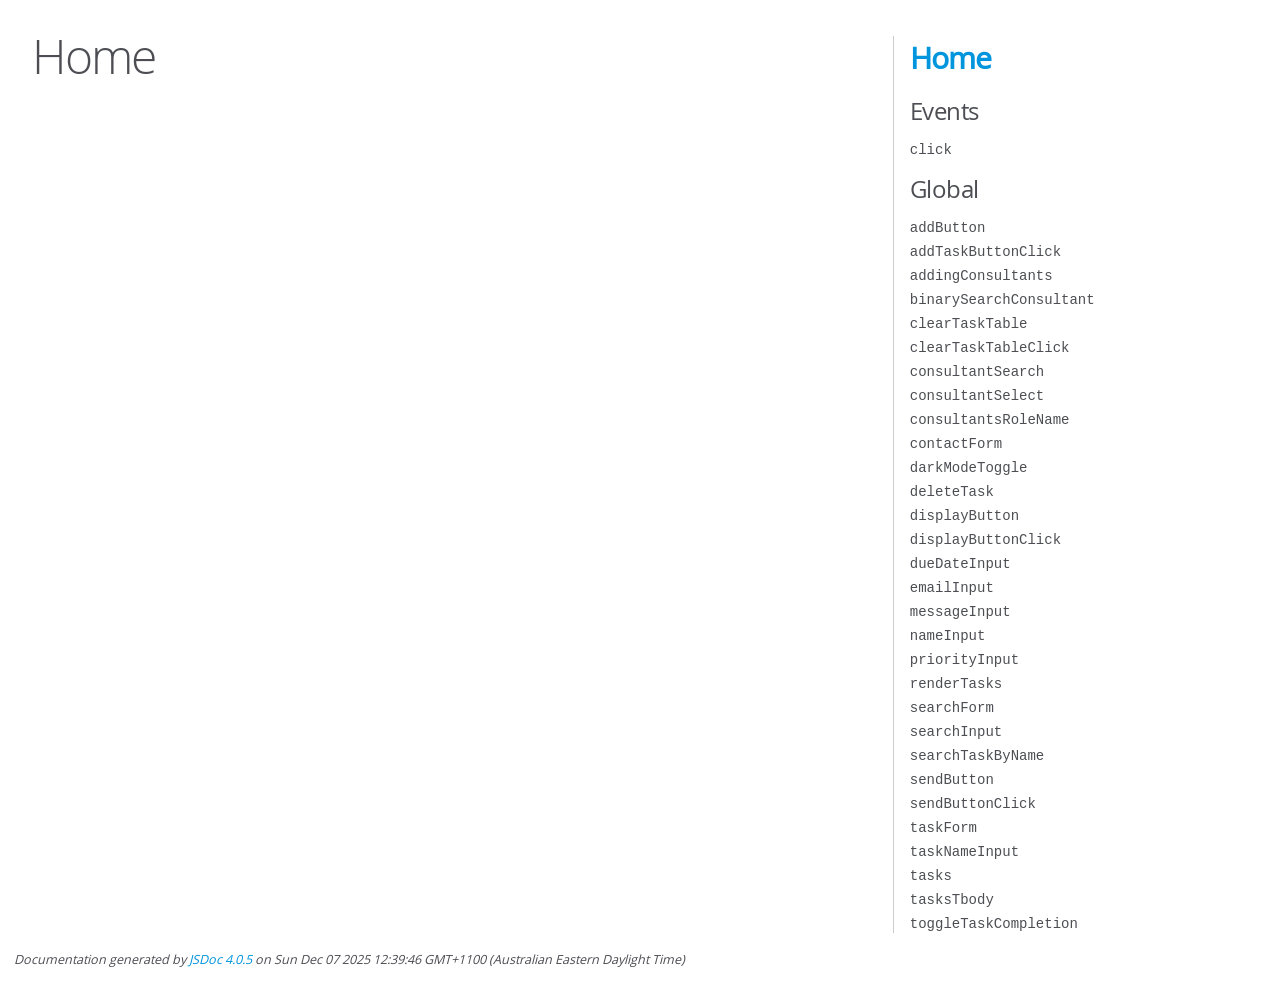
<file: docs/index.html>
<!DOCTYPE html>
<html lang="en">
<head>
    <meta charset="utf-8">
    <title>JSDoc: Home</title>

    <script src="scripts/prettify/prettify.js"> </script>
    <script src="scripts/prettify/lang-css.js"> </script>
    <!--[if lt IE 9]>
      <script src="//html5shiv.googlecode.com/svn/trunk/html5.js"></script>
    <![endif]-->
    <link type="text/css" rel="stylesheet" href="styles/prettify-tomorrow.css">
    <link type="text/css" rel="stylesheet" href="styles/jsdoc-default.css">
</head>

<body>

<div id="main">

    <h1 class="page-title">Home</h1>

    



    


    <h3> </h3>










    









</div>

<nav>
    <h2><a href="index.html">Home</a></h2><h3>Events</h3><ul><li><a href="global.html#event:click">click</a></li></ul><h3>Global</h3><ul><li><a href="global.html#addButton">addButton</a></li><li><a href="global.html#addTaskButtonClick">addTaskButtonClick</a></li><li><a href="global.html#addingConsultants">addingConsultants</a></li><li><a href="global.html#binarySearchConsultant">binarySearchConsultant</a></li><li><a href="global.html#clearTaskTable">clearTaskTable</a></li><li><a href="global.html#clearTaskTableClick">clearTaskTableClick</a></li><li><a href="global.html#consultantSearch">consultantSearch</a></li><li><a href="global.html#consultantSelect">consultantSelect</a></li><li><a href="global.html#consultantsRoleName">consultantsRoleName</a></li><li><a href="global.html#contactForm">contactForm</a></li><li><a href="global.html#darkModeToggle">darkModeToggle</a></li><li><a href="global.html#deleteTask">deleteTask</a></li><li><a href="global.html#displayButton">displayButton</a></li><li><a href="global.html#displayButtonClick">displayButtonClick</a></li><li><a href="global.html#dueDateInput">dueDateInput</a></li><li><a href="global.html#emailInput">emailInput</a></li><li><a href="global.html#messageInput">messageInput</a></li><li><a href="global.html#nameInput">nameInput</a></li><li><a href="global.html#priorityInput">priorityInput</a></li><li><a href="global.html#renderTasks">renderTasks</a></li><li><a href="global.html#searchForm">searchForm</a></li><li><a href="global.html#searchInput">searchInput</a></li><li><a href="global.html#searchTaskByName">searchTaskByName</a></li><li><a href="global.html#sendButton">sendButton</a></li><li><a href="global.html#sendButtonClick">sendButtonClick</a></li><li><a href="global.html#taskForm">taskForm</a></li><li><a href="global.html#taskNameInput">taskNameInput</a></li><li><a href="global.html#tasks">tasks</a></li><li><a href="global.html#tasksTbody">tasksTbody</a></li><li><a href="global.html#toggleTaskCompletion">toggleTaskCompletion</a></li></ul>
</nav>

<br class="clear">

<footer>
    Documentation generated by <a href="https://github.com/jsdoc/jsdoc">JSDoc 4.0.5</a> on Sun Dec 07 2025 12:39:46 GMT+1100 (Australian Eastern Daylight Time)
</footer>

<script> prettyPrint(); </script>
<script src="scripts/linenumber.js"> </script>
</body>
</html>
</file>
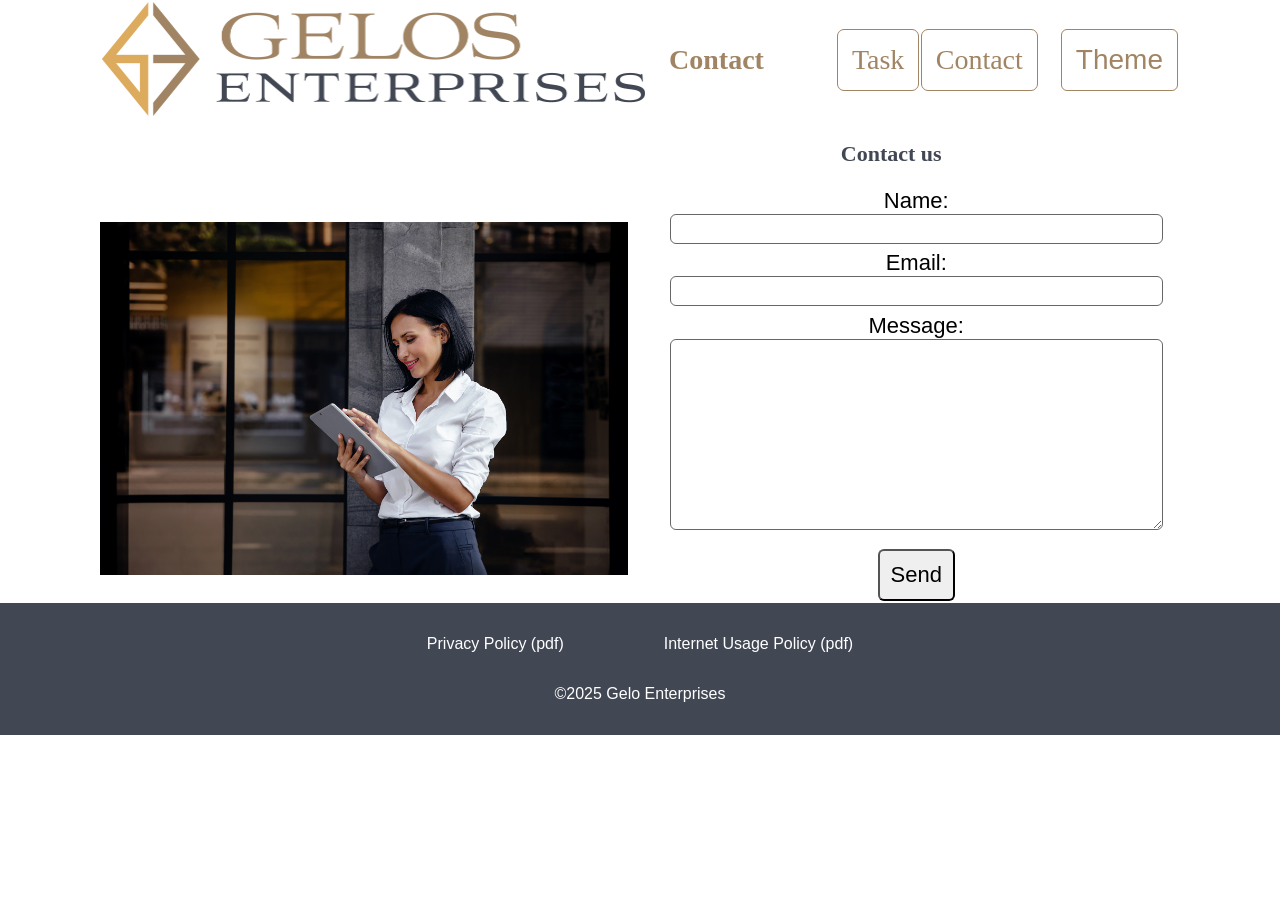
<file: contact.html>
<!DOCTYPE html>
<html lang="en">

<head>
    <meta charset="UTF-8">
    <meta name="viewport" content="width=device-width, initial-scale=1.0">
    <link rel="stylesheet" href = "styles/general-style.css">
    <link rel = "stylesheet" href = "styles/contact-style.css">
    <script defer src="JS/dark-mode.js"></script>
    <script defer src="JS/contact.js"></script>
    <title>Contact</title>
</head>

<body>
    <header class="contact-header-wrapper">
        <a href="home.html" class="logo-button" role="button" aria-label="Go to home" title="Go to home">
            <img src="images/GE_Logo-inline-on-white.png" width="543" height="114" alt="Gelos logo">
        </a>

        <h1>Contact</h1>
        <nav class="main-nav">
            <a href="tasks.html">Task </a>
            <a href="contact.html"> Contact</a>
        </nav>
        <button id="dark-toggle" aria-label="Dark Mode Toggle">Theme</button>
    </header>
    <div class="contact-content">
        <img src="images/AdobeStock_355811661.jpeg" width="775" height="555" alt="Contact Us Image">
        <div class="contact-form">
            <form id="contact-form" class="contact-form">
                <h2>Contact us</h2>
                <fieldset>
                    <label for="name">Name:</label>
                    <input type="text" id="name" name="name" required>
                </fieldset>
                <fieldset>
                    <label for="email">Email:</label>
                    <input type="email" id="email" name="email" required>
                </fieldset>
                <fieldset>
                    <label for="message">Message:</label>
                    <textarea id="message" name="message" rows="10" required></textarea>
                </fieldset>
                <button type="submit" id ="submit-contact">Send</button>
            </form>
        </div>
    </div>
        <footer>
        <div class="footer-links">
            <p> <a target="_blank"
                    href="https://share.tafensw.edu.au/share/file/5f1cec7b-1d03-446a-85b7-edb42692c34e/1/GE_Privacy-policy.pdf">
                    Privacy Policy (pdf)</a></p>
            <p> <a target="_blank"
                    href="https://share.tafensw.edu.au/share/file/5f1cec7b-1d03-446a-85b7-edb42692c34e/1/GE_Internet-usage-policy.pdf">
                    Internet Usage Policy (pdf)</a></p>
        </div>
        <p> &copy;2025 Gelo Enterprises</p>
    </footer>
</body>

</html>
</file>
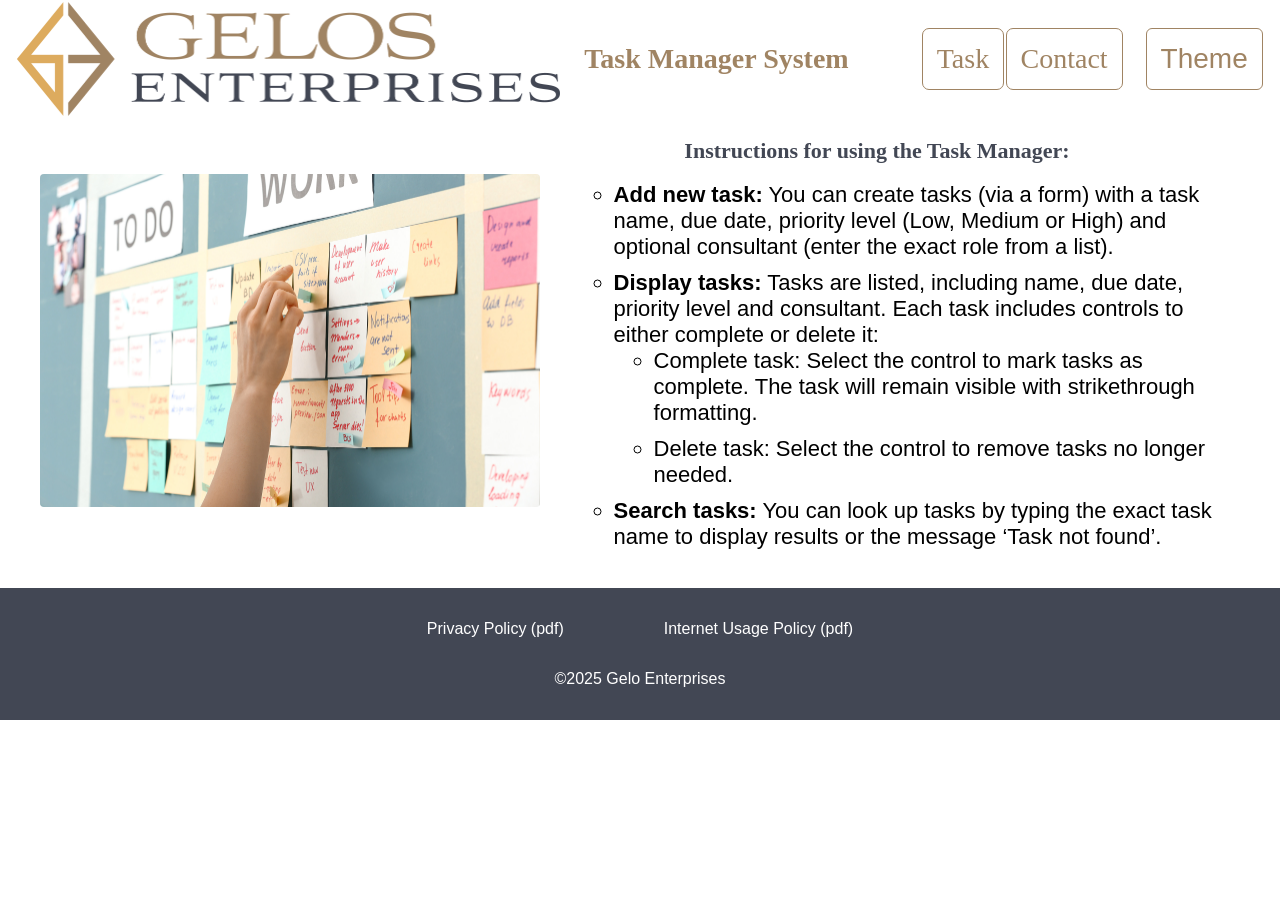
<file: home.html>
<!DOCTYPE html>
<html lang="en">

<head>
    <meta charset="UTF-8">
    <meta name="viewport" content="width=device-width, initial-scale=1.0">
    <title>Home</title>
    <link rel="stylesheet" href="styles/home-style.css">
    <link rel="stylesheet" href="styles/general-style.css">
    <script defer src ="JS/dark-mode.js"></script>
</head>

<body>
    <header class="home-header-wrapper">
        <img src="images/GE_Logo-inline-on-white.png" width="543" height="114" alt="Gelos logo">
        <h1>Task Manager System</h1>
        <nav class="main-nav">
            <a href="tasks.html">Task </a>
            <a href="contact.html"> Contact</a>
        </nav>
        <button id="dark-toggle" aria-label="Dark Mode Toggle">Theme</button>
    </header>
    <div class="home-content">
        <img src="images/AdobeStock_251298381.jpeg" width="1000" height="666" alt="Task Manager Image">
        <div class="home-instructions">
            <h2>Instructions for using the Task Manager:</h2>
            <ul>
                <li>
                    <strong>Add new task:</strong> You can create tasks (via a form) with a task name, due date,
                    priority level
                    (Low, Medium or High) and optional consultant (enter the exact role from a list).
                </li>
                <li>
                    <strong>Display tasks:</strong> Tasks are listed, including name, due date, priority level and
                    consultant. Each
                    task includes controls to either complete or delete it:
                    <ul>
                        <li>Complete task: Select the control to mark tasks as complete. The task will remain visible
                            with
                            strikethrough formatting.</li>
                        <li>Delete task: Select the control to remove tasks no longer needed.</li>
                    </ul>
                </li>
                <li>
                    <strong>Search tasks:</strong> You can look up tasks by typing the exact task name to display
                    results or the
                    message ‘Task not found’.
                </li>
            </ul>
        </div>
    </div>
    <footer>
        <div class="footer-links">
            <p> <a target="_blank"
                    href="https://share.tafensw.edu.au/share/file/5f1cec7b-1d03-446a-85b7-edb42692c34e/1/GE_Privacy-policy.pdf">
                    Privacy Policy (pdf)</a></p>
            <p> <a target="_blank"
                    href="https://share.tafensw.edu.au/share/file/5f1cec7b-1d03-446a-85b7-edb42692c34e/1/GE_Internet-usage-policy.pdf">
                    Internet Usage Policy (pdf)</a></p>
        </div>
        <p> &copy;2025 Gelo Enterprises</p>
    </footer>
</body>

</html>
</file>
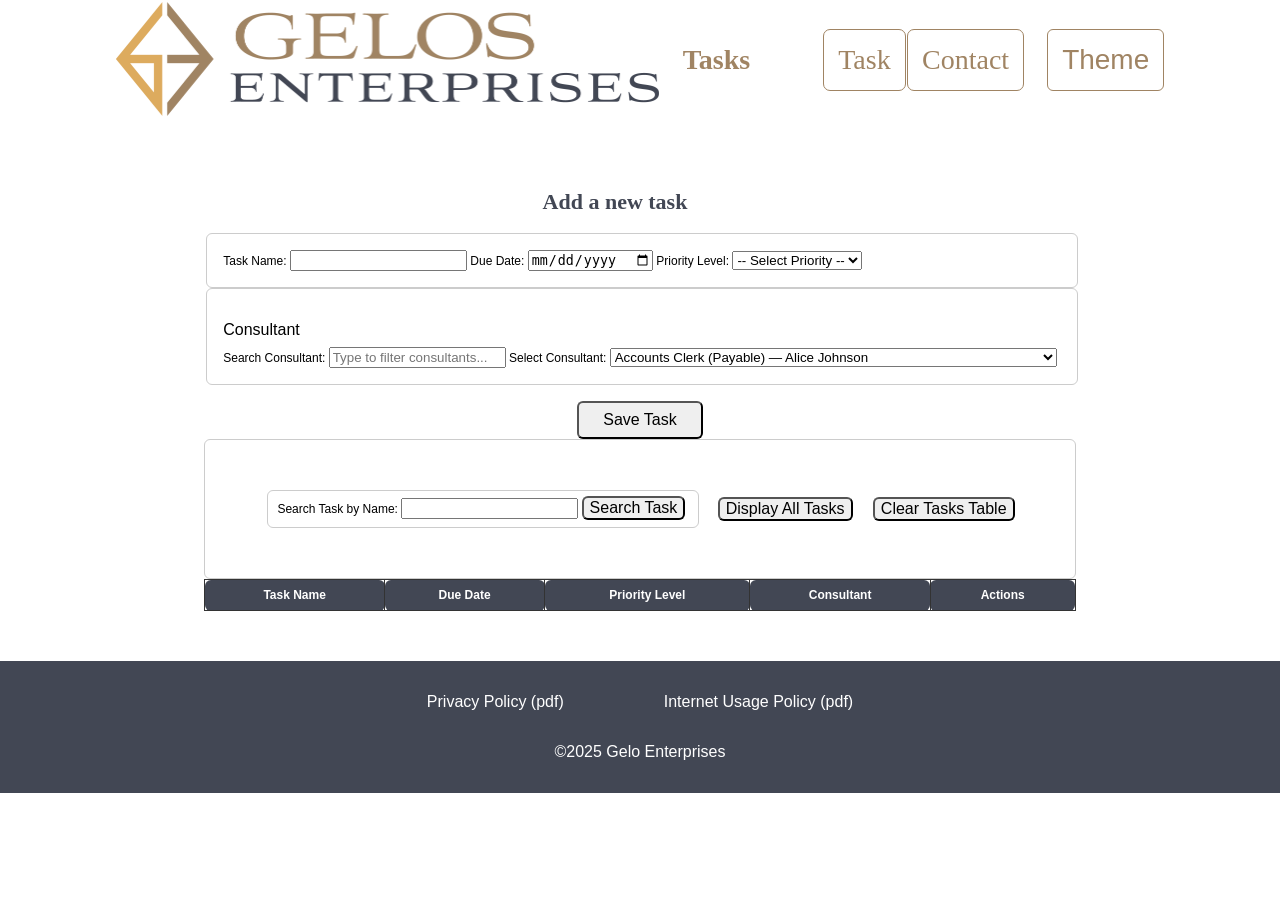
<file: tasks.html>
<!DOCTYPE html>
<html lang="en">

<head>
    <meta charset="UTF-8">
    <meta name="viewport" content="width=device-width, initial-scale=1.0">
    <title>Tasks</title>
    <link rel="stylesheet" href="styles/tasks-style.css">
    <link rel="stylesheet" href="styles/general-style.css">
    <script defer src="JS/tasks.js"></script>
    <script defer src="JS/dark-mode.js"></script>
</head>

<body>

    <header class="tasks-header-wrapper">
        <a href="home.html" class="logo-button" role="button" aria-label="Go to home" title="Go to home">
            <img src="images/GE_Logo-inline-on-white.png" width="543" height="114" alt="Gelos logo">
        </a>
        <h1>Tasks</h1>
        <nav class="main-nav">
            <a href="tasks.html">Task </a>
            <a href="contact.html"> Contact</a>
        </nav>
        <button id="dark-toggle" aria-label="Dark Mode Toggle">Theme</button>
    </header>

    <div class="tasks-wrapper">
        <form id="add-task-form" class="add-task-form">
            <h2>Add a new task</h2>
            <fieldset>
                <label for="task-name">Task Name:</label>
                <input type="text" id="task-name" name="task-name" required>

                <label for="due-date">Due Date:</label>
                <input type="date" id="due-date" name="due-date" required>

                <label for="priority-level">Priority Level:</label>
                <select id="priority-level" name="priority-level" required>
                    <option value="">-- Select Priority --</option>
                    <option value="Low">Low</option>
                    <option value="Medium">Medium</option>
                    <option value="High">High</option>
                </select>
            </fieldset>
            <fieldset class="consultant-subform">
                <p class="consultant-label">Consultant</p>

                <label for="consultant-search">Search Consultant:</label>
                <input type="text" id="consultant-search" placeholder="Type to filter consultants...">

                <label for="consultant">Select Consultant:</label>
                <select id="consultant" name="consultant"></select>
            </fieldset>
            <button type="submit" id="btn-add-task">Save Task</button>
        </form>
        <div class="second-functionality-row-wrapper">
            <form id="search-task" class="search-task-form">
                <fieldset>
                    <label for="search-name">Search Task by Name:</label>
                    <input type="text" id="search-name" name="search-name" required>
                    <button type="submit" id="search-button">Search Task</button>
                </fieldset>
            </form>
            <button type="button" id="display-all-tasks">Display All Tasks</button>
            <button type="button" id="clear-tasks-list">Clear Tasks Table</button>
        </div>
        <div class="task-list-wrapper ">
            <div id="task-list" class="task-list">
                <table>
                    <thead>
                        <tr>
                            <th>Task Name</th>
                            <th>Due Date</th>
                            <th>Priority Level</th>
                            <th>Consultant</th>
                            <th>Actions</th>
                        </tr>
                    </thead>
                    <tbody id="tasks-tbody">
                    </tbody>
                </table>
            </div>
        </div>
    </div>
    <footer>
        <div class="footer-links">
            <p> <a target="_blank"
                    href="https://share.tafensw.edu.au/share/file/5f1cec7b-1d03-446a-85b7-edb42692c34e/1/GE_Privacy-policy.pdf">
                    Privacy Policy (pdf)</a></p>
            <p> <a target="_blank"
                    href="https://share.tafensw.edu.au/share/file/5f1cec7b-1d03-446a-85b7-edb42692c34e/1/GE_Internet-usage-policy.pdf">
                    Internet Usage Policy (pdf)</a></p>
        </div>
        <p> &copy;2025 Gelo Enterprises</p>
    </footer>
</body>

</html>
</file>
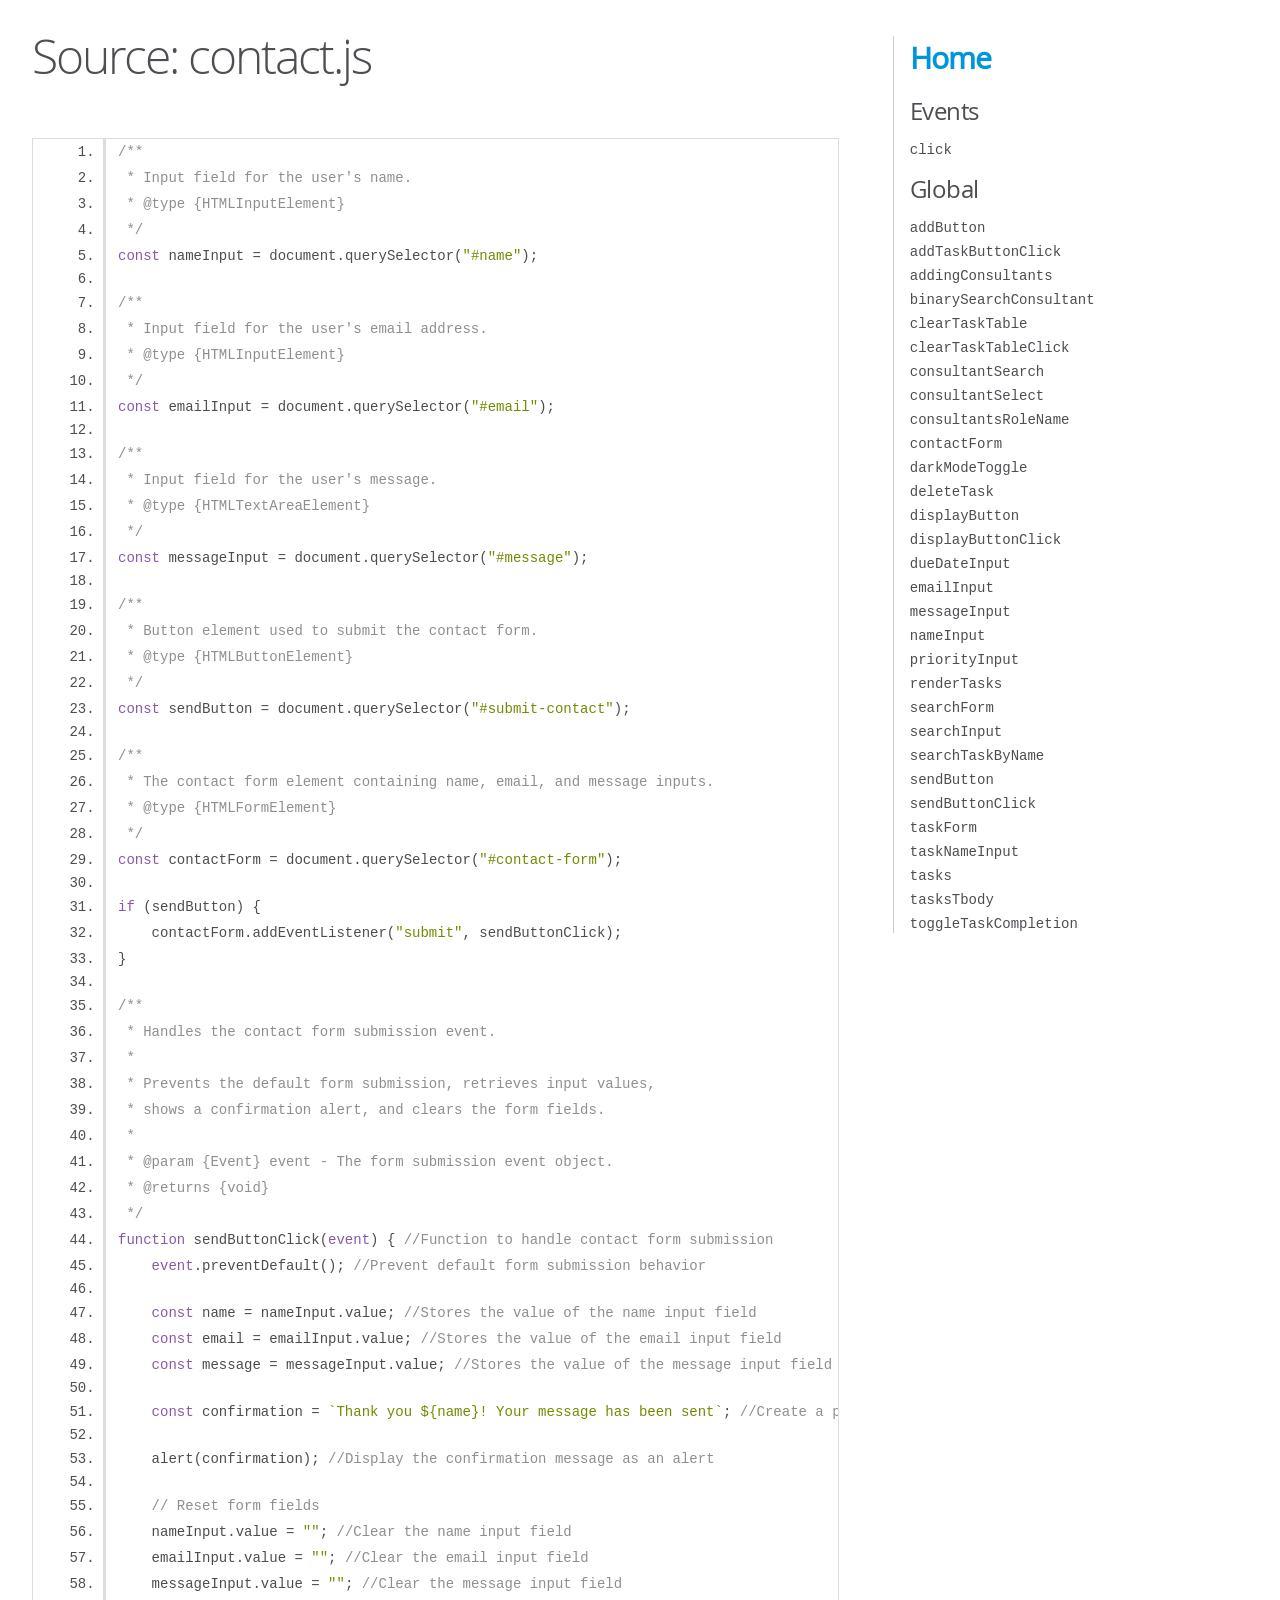
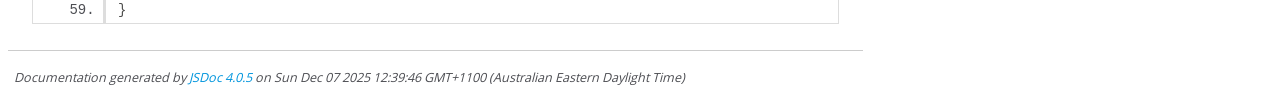
<file: docs/contact.js.html>
<!DOCTYPE html>
<html lang="en">
<head>
    <meta charset="utf-8">
    <title>JSDoc: Source: contact.js</title>

    <script src="scripts/prettify/prettify.js"> </script>
    <script src="scripts/prettify/lang-css.js"> </script>
    <!--[if lt IE 9]>
      <script src="//html5shiv.googlecode.com/svn/trunk/html5.js"></script>
    <![endif]-->
    <link type="text/css" rel="stylesheet" href="styles/prettify-tomorrow.css">
    <link type="text/css" rel="stylesheet" href="styles/jsdoc-default.css">
</head>

<body>

<div id="main">

    <h1 class="page-title">Source: contact.js</h1>

    



    
    <section>
        <article>
            <pre class="prettyprint source linenums"><code>/**
 * Input field for the user's name.
 * @type {HTMLInputElement}
 */
const nameInput = document.querySelector("#name");

/**
 * Input field for the user's email address.
 * @type {HTMLInputElement}
 */
const emailInput = document.querySelector("#email");

/**
 * Input field for the user's message.
 * @type {HTMLTextAreaElement}
 */
const messageInput = document.querySelector("#message");

/**
 * Button element used to submit the contact form.
 * @type {HTMLButtonElement}
 */
const sendButton = document.querySelector("#submit-contact");

/**
 * The contact form element containing name, email, and message inputs.
 * @type {HTMLFormElement}
 */
const contactForm = document.querySelector("#contact-form");

if (sendButton) {
    contactForm.addEventListener("submit", sendButtonClick);
}

/**
 * Handles the contact form submission event.
 *
 * Prevents the default form submission, retrieves input values,
 * shows a confirmation alert, and clears the form fields.
 *
 * @param {Event} event - The form submission event object.
 * @returns {void}
 */
function sendButtonClick(event) { //Function to handle contact form submission
    event.preventDefault(); //Prevent default form submission behavior

    const name = nameInput.value; //Stores the value of the name input field
    const email = emailInput.value; //Stores the value of the email input field
    const message = messageInput.value; //Stores the value of the message input field

    const confirmation = `Thank you ${name}! Your message has been sent`; //Create a personalised confirmation message

    alert(confirmation); //Display the confirmation message as an alert

    // Reset form fields
    nameInput.value = ""; //Clear the name input field
    emailInput.value = ""; //Clear the email input field
    messageInput.value = ""; //Clear the message input field
}</code></pre>
        </article>
    </section>




</div>

<nav>
    <h2><a href="index.html">Home</a></h2><h3>Events</h3><ul><li><a href="global.html#event:click">click</a></li></ul><h3>Global</h3><ul><li><a href="global.html#addButton">addButton</a></li><li><a href="global.html#addTaskButtonClick">addTaskButtonClick</a></li><li><a href="global.html#addingConsultants">addingConsultants</a></li><li><a href="global.html#binarySearchConsultant">binarySearchConsultant</a></li><li><a href="global.html#clearTaskTable">clearTaskTable</a></li><li><a href="global.html#clearTaskTableClick">clearTaskTableClick</a></li><li><a href="global.html#consultantSearch">consultantSearch</a></li><li><a href="global.html#consultantSelect">consultantSelect</a></li><li><a href="global.html#consultantsRoleName">consultantsRoleName</a></li><li><a href="global.html#contactForm">contactForm</a></li><li><a href="global.html#darkModeToggle">darkModeToggle</a></li><li><a href="global.html#deleteTask">deleteTask</a></li><li><a href="global.html#displayButton">displayButton</a></li><li><a href="global.html#displayButtonClick">displayButtonClick</a></li><li><a href="global.html#dueDateInput">dueDateInput</a></li><li><a href="global.html#emailInput">emailInput</a></li><li><a href="global.html#messageInput">messageInput</a></li><li><a href="global.html#nameInput">nameInput</a></li><li><a href="global.html#priorityInput">priorityInput</a></li><li><a href="global.html#renderTasks">renderTasks</a></li><li><a href="global.html#searchForm">searchForm</a></li><li><a href="global.html#searchInput">searchInput</a></li><li><a href="global.html#searchTaskByName">searchTaskByName</a></li><li><a href="global.html#sendButton">sendButton</a></li><li><a href="global.html#sendButtonClick">sendButtonClick</a></li><li><a href="global.html#taskForm">taskForm</a></li><li><a href="global.html#taskNameInput">taskNameInput</a></li><li><a href="global.html#tasks">tasks</a></li><li><a href="global.html#tasksTbody">tasksTbody</a></li><li><a href="global.html#toggleTaskCompletion">toggleTaskCompletion</a></li></ul>
</nav>

<br class="clear">

<footer>
    Documentation generated by <a href="https://github.com/jsdoc/jsdoc">JSDoc 4.0.5</a> on Sun Dec 07 2025 12:39:46 GMT+1100 (Australian Eastern Daylight Time)
</footer>

<script> prettyPrint(); </script>
<script src="scripts/linenumber.js"> </script>
</body>
</html>
</file>
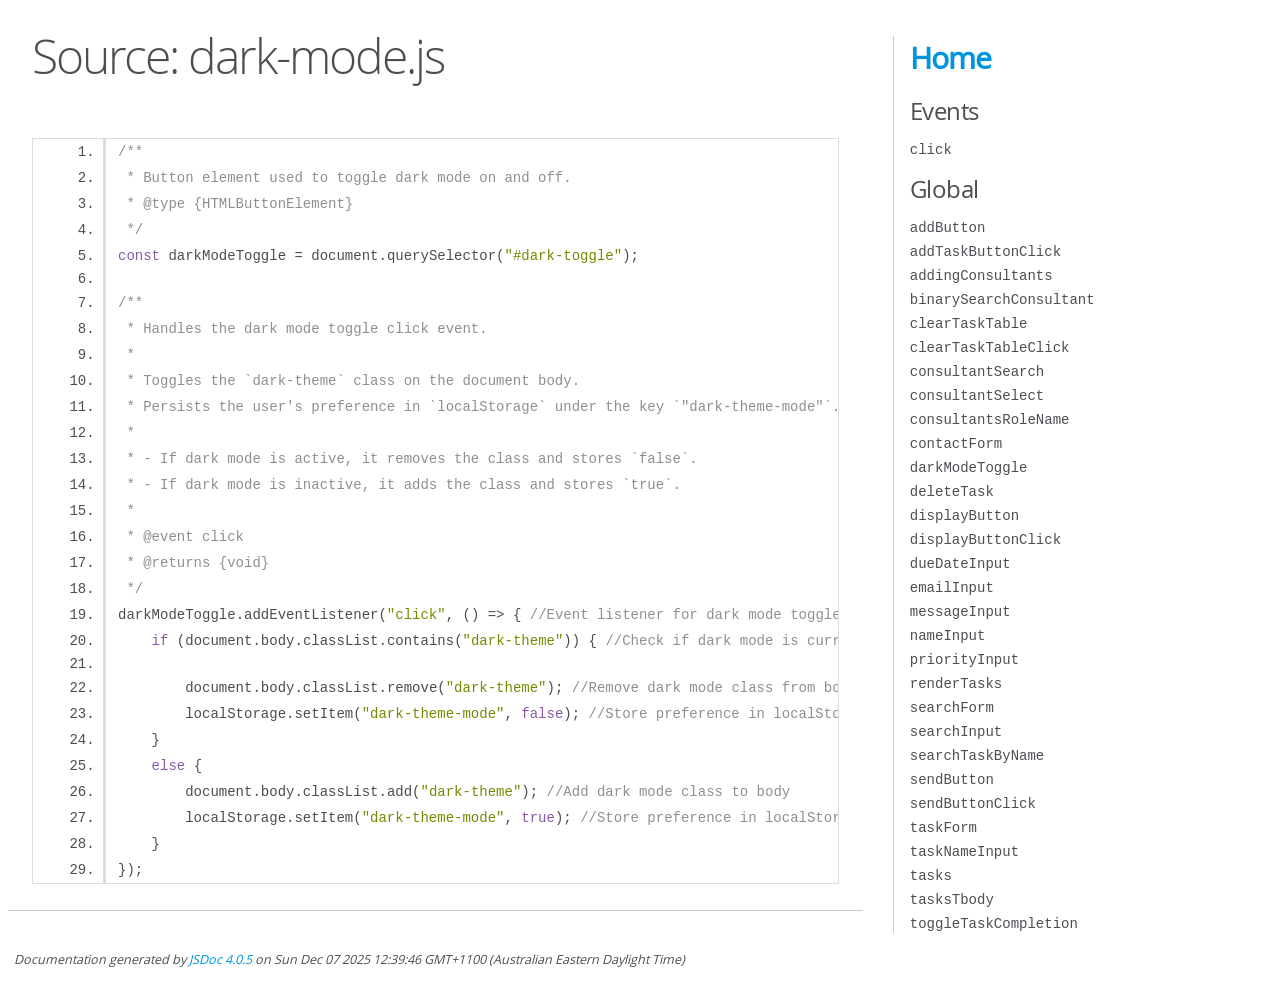
<file: docs/dark-mode.js.html>
<!DOCTYPE html>
<html lang="en">
<head>
    <meta charset="utf-8">
    <title>JSDoc: Source: dark-mode.js</title>

    <script src="scripts/prettify/prettify.js"> </script>
    <script src="scripts/prettify/lang-css.js"> </script>
    <!--[if lt IE 9]>
      <script src="//html5shiv.googlecode.com/svn/trunk/html5.js"></script>
    <![endif]-->
    <link type="text/css" rel="stylesheet" href="styles/prettify-tomorrow.css">
    <link type="text/css" rel="stylesheet" href="styles/jsdoc-default.css">
</head>

<body>

<div id="main">

    <h1 class="page-title">Source: dark-mode.js</h1>

    



    
    <section>
        <article>
            <pre class="prettyprint source linenums"><code>/**
 * Button element used to toggle dark mode on and off.
 * @type {HTMLButtonElement}
 */
const darkModeToggle = document.querySelector("#dark-toggle");

/**
 * Handles the dark mode toggle click event.
 *
 * Toggles the `dark-theme` class on the document body.
 * Persists the user's preference in `localStorage` under the key `"dark-theme-mode"`.
 *
 * - If dark mode is active, it removes the class and stores `false`.
 * - If dark mode is inactive, it adds the class and stores `true`.
 *
 * @event click
 * @returns {void}
 */
darkModeToggle.addEventListener("click", () => { //Event listener for dark mode toggle button
    if (document.body.classList.contains("dark-theme")) { //Check if dark mode is currently active

        document.body.classList.remove("dark-theme"); //Remove dark mode class from body
        localStorage.setItem("dark-theme-mode", false); //Store preference in localStorage
    } 
    else {
        document.body.classList.add("dark-theme"); //Add dark mode class to body
        localStorage.setItem("dark-theme-mode", true); //Store preference in localStorage
    }
});</code></pre>
        </article>
    </section>




</div>

<nav>
    <h2><a href="index.html">Home</a></h2><h3>Events</h3><ul><li><a href="global.html#event:click">click</a></li></ul><h3>Global</h3><ul><li><a href="global.html#addButton">addButton</a></li><li><a href="global.html#addTaskButtonClick">addTaskButtonClick</a></li><li><a href="global.html#addingConsultants">addingConsultants</a></li><li><a href="global.html#binarySearchConsultant">binarySearchConsultant</a></li><li><a href="global.html#clearTaskTable">clearTaskTable</a></li><li><a href="global.html#clearTaskTableClick">clearTaskTableClick</a></li><li><a href="global.html#consultantSearch">consultantSearch</a></li><li><a href="global.html#consultantSelect">consultantSelect</a></li><li><a href="global.html#consultantsRoleName">consultantsRoleName</a></li><li><a href="global.html#contactForm">contactForm</a></li><li><a href="global.html#darkModeToggle">darkModeToggle</a></li><li><a href="global.html#deleteTask">deleteTask</a></li><li><a href="global.html#displayButton">displayButton</a></li><li><a href="global.html#displayButtonClick">displayButtonClick</a></li><li><a href="global.html#dueDateInput">dueDateInput</a></li><li><a href="global.html#emailInput">emailInput</a></li><li><a href="global.html#messageInput">messageInput</a></li><li><a href="global.html#nameInput">nameInput</a></li><li><a href="global.html#priorityInput">priorityInput</a></li><li><a href="global.html#renderTasks">renderTasks</a></li><li><a href="global.html#searchForm">searchForm</a></li><li><a href="global.html#searchInput">searchInput</a></li><li><a href="global.html#searchTaskByName">searchTaskByName</a></li><li><a href="global.html#sendButton">sendButton</a></li><li><a href="global.html#sendButtonClick">sendButtonClick</a></li><li><a href="global.html#taskForm">taskForm</a></li><li><a href="global.html#taskNameInput">taskNameInput</a></li><li><a href="global.html#tasks">tasks</a></li><li><a href="global.html#tasksTbody">tasksTbody</a></li><li><a href="global.html#toggleTaskCompletion">toggleTaskCompletion</a></li></ul>
</nav>

<br class="clear">

<footer>
    Documentation generated by <a href="https://github.com/jsdoc/jsdoc">JSDoc 4.0.5</a> on Sun Dec 07 2025 12:39:46 GMT+1100 (Australian Eastern Daylight Time)
</footer>

<script> prettyPrint(); </script>
<script src="scripts/linenumber.js"> </script>
</body>
</html>
</file>
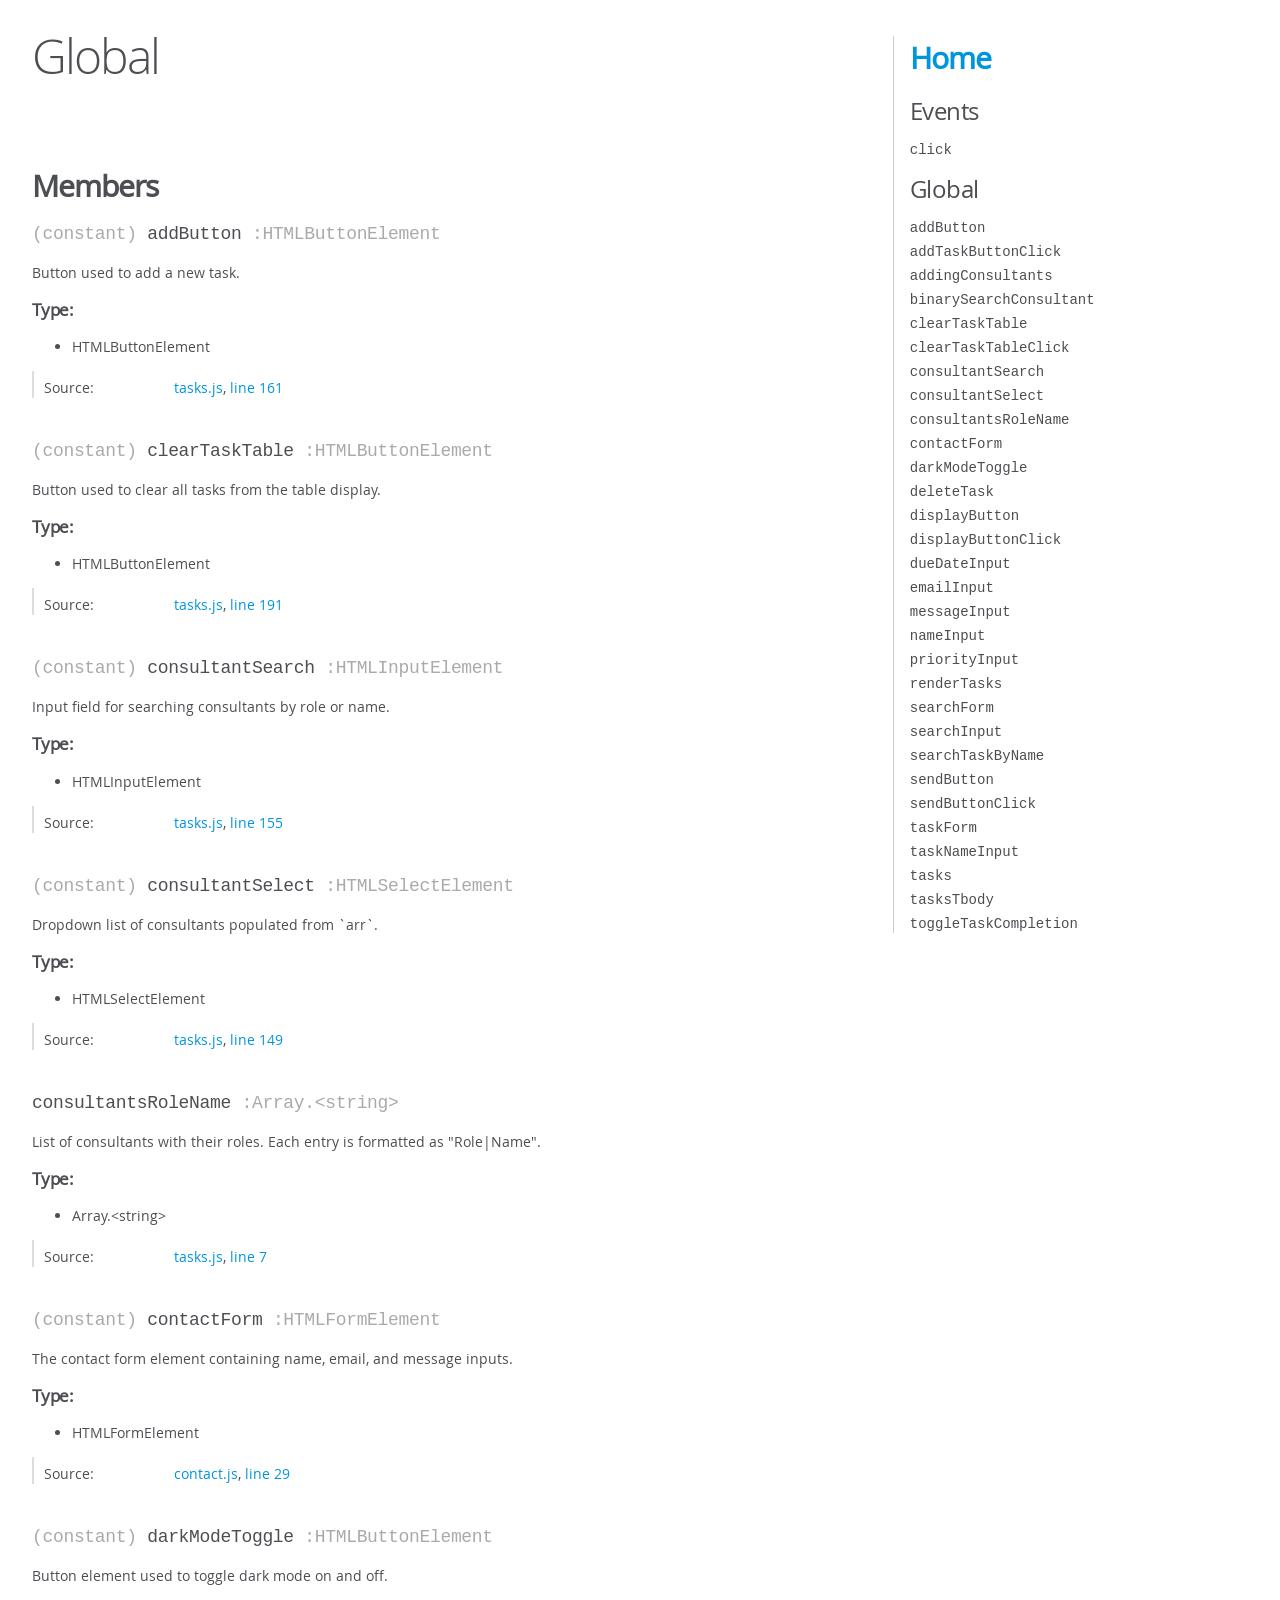
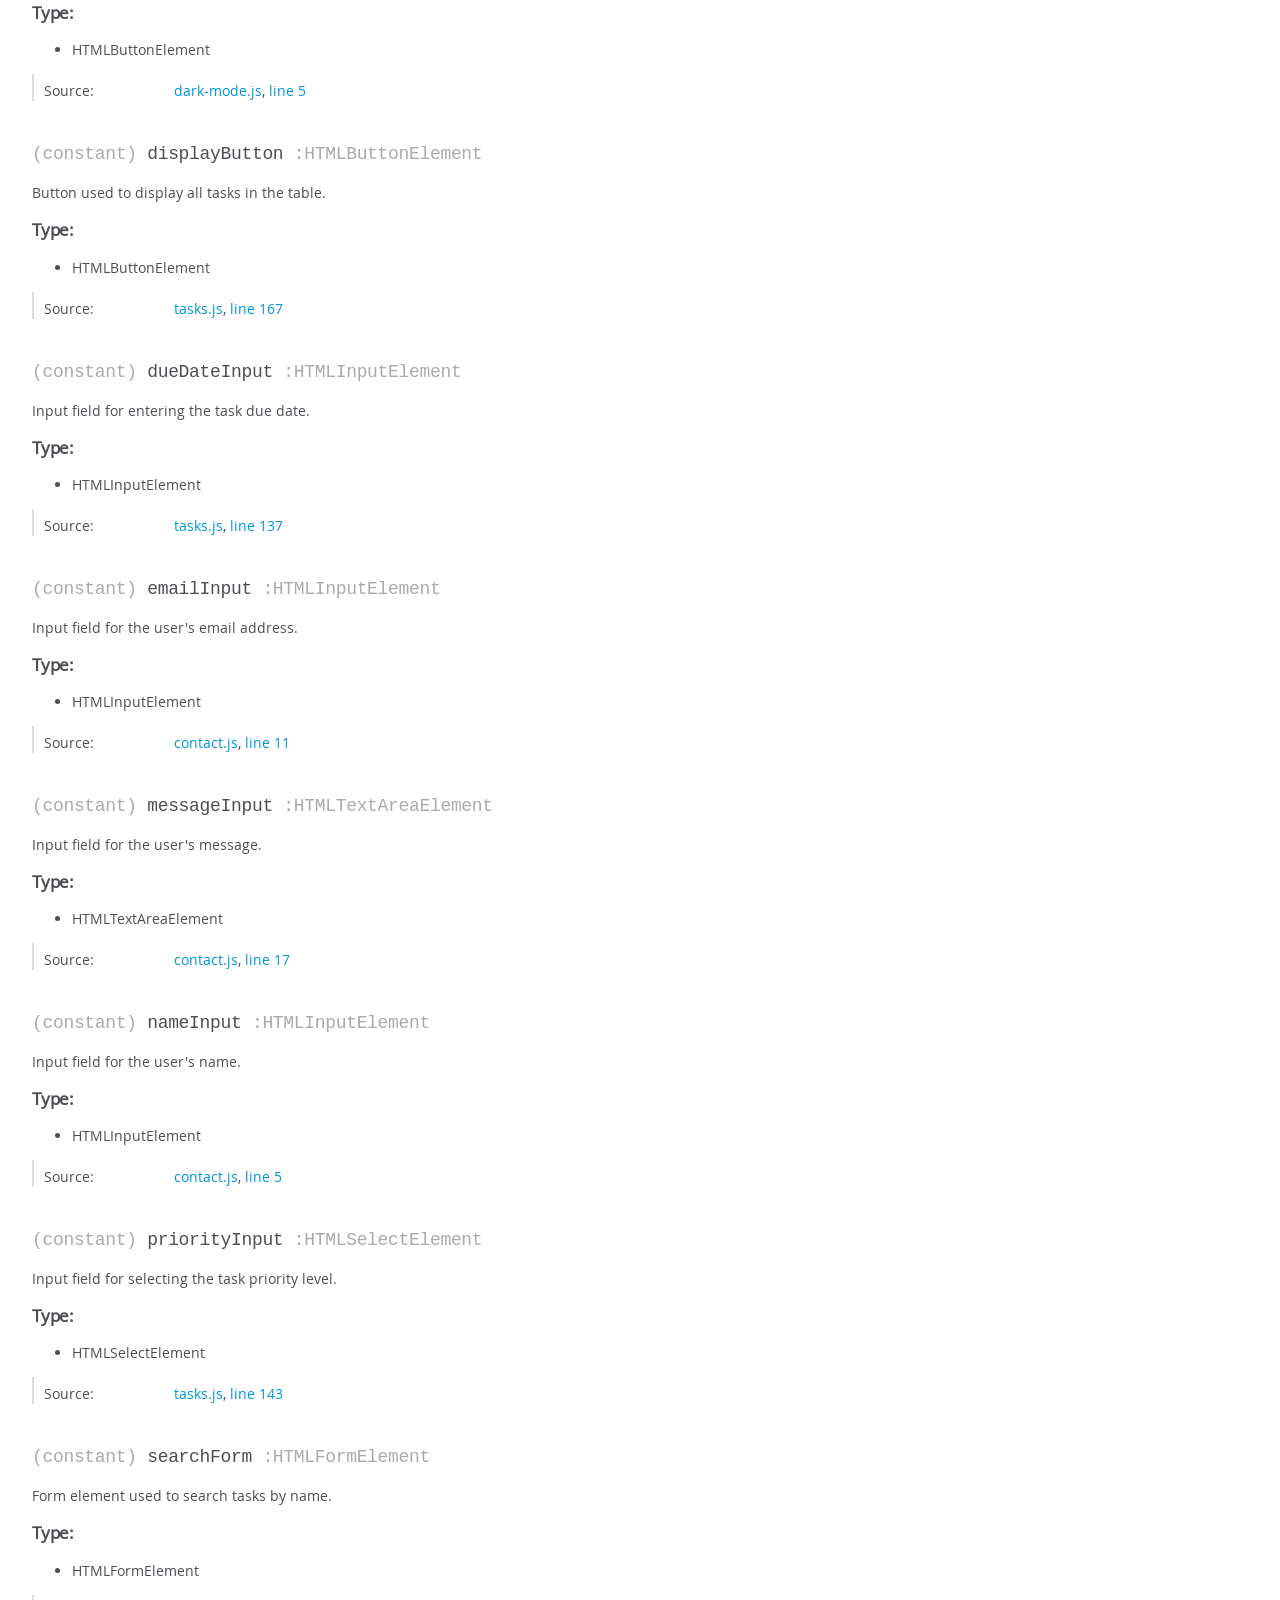
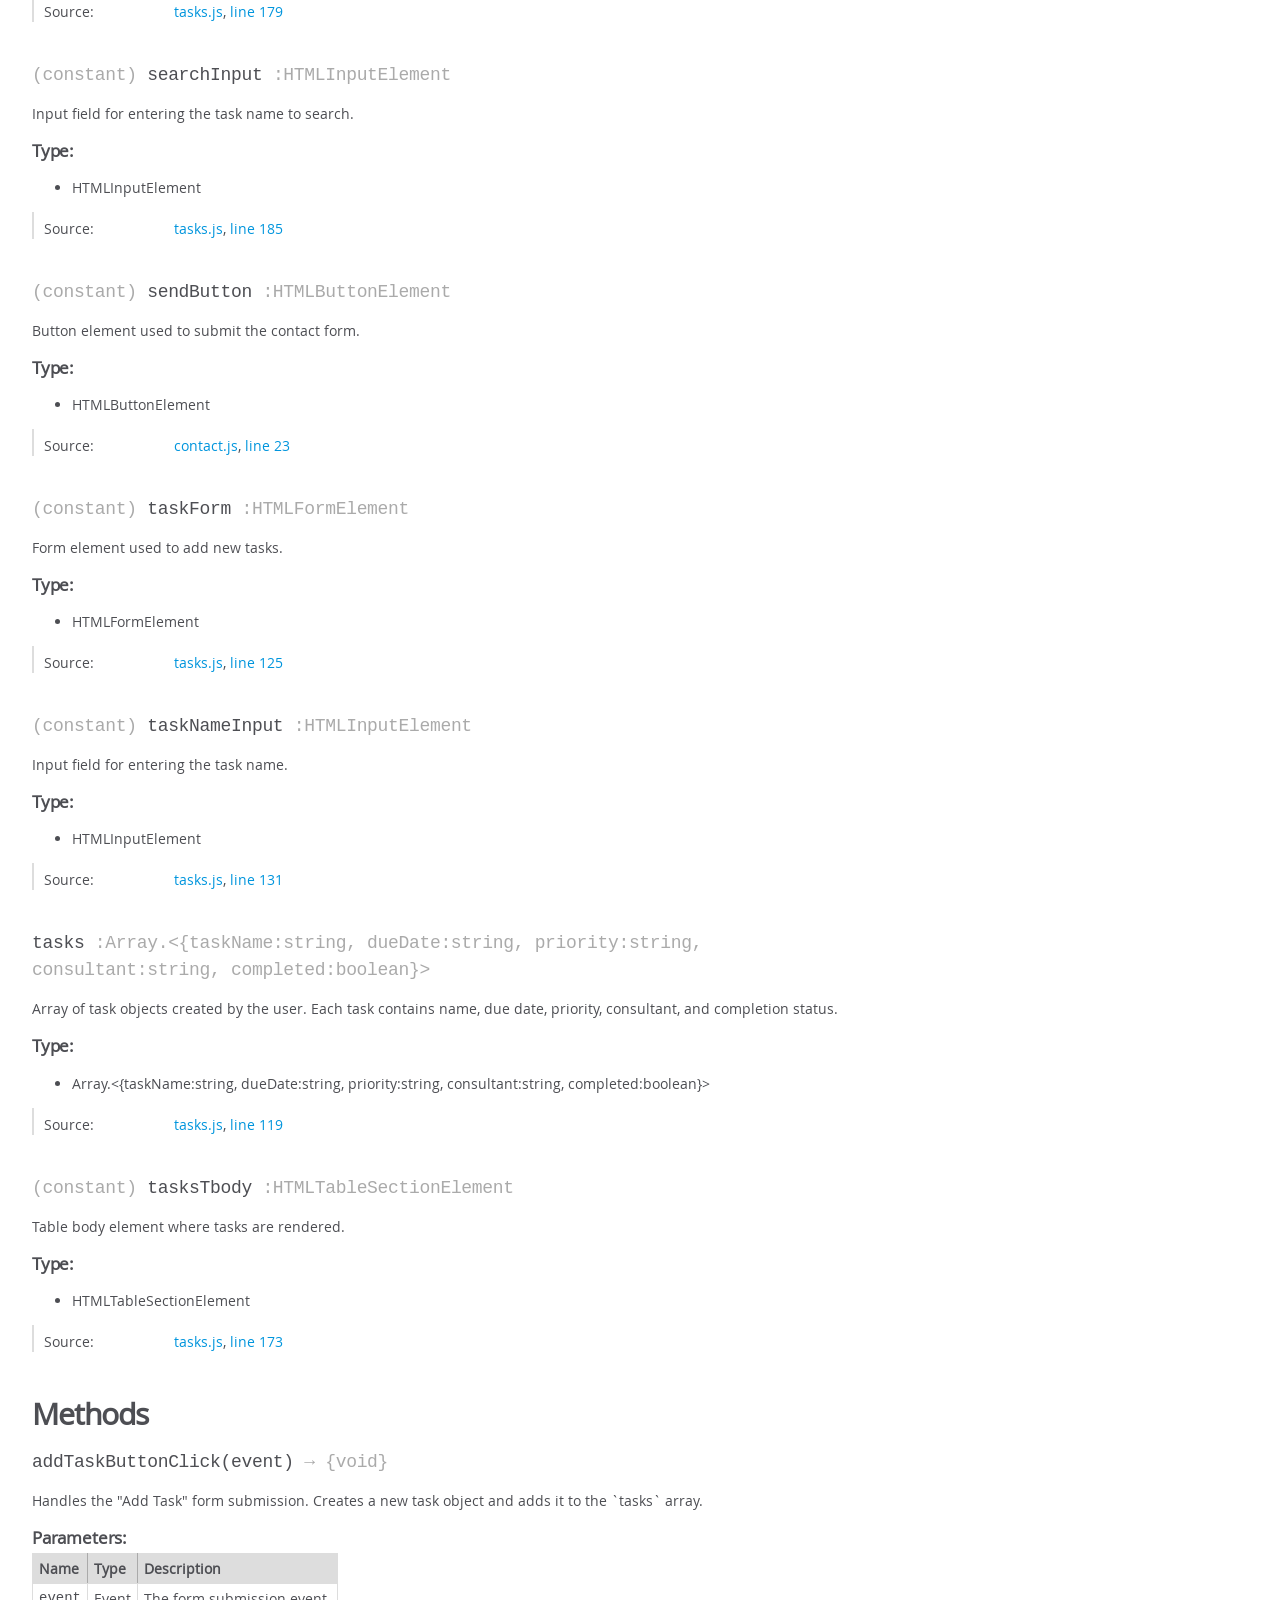
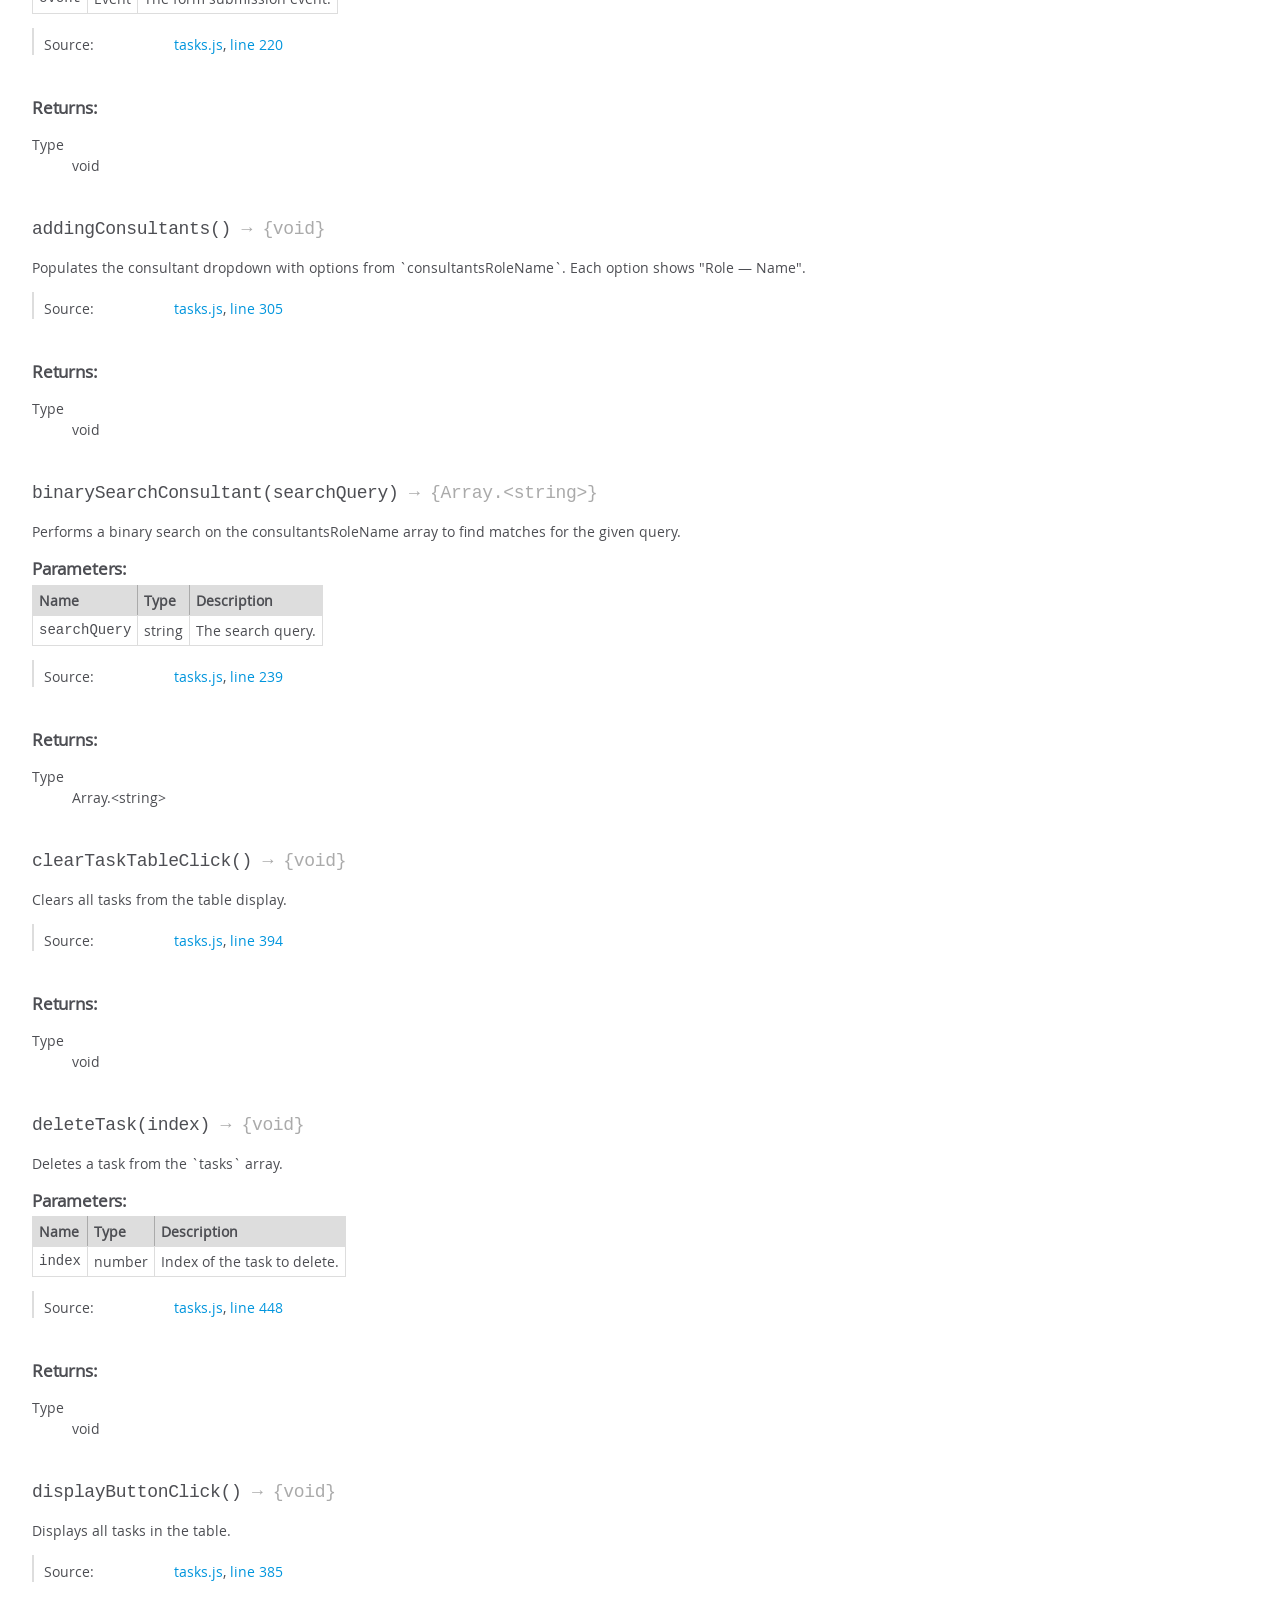
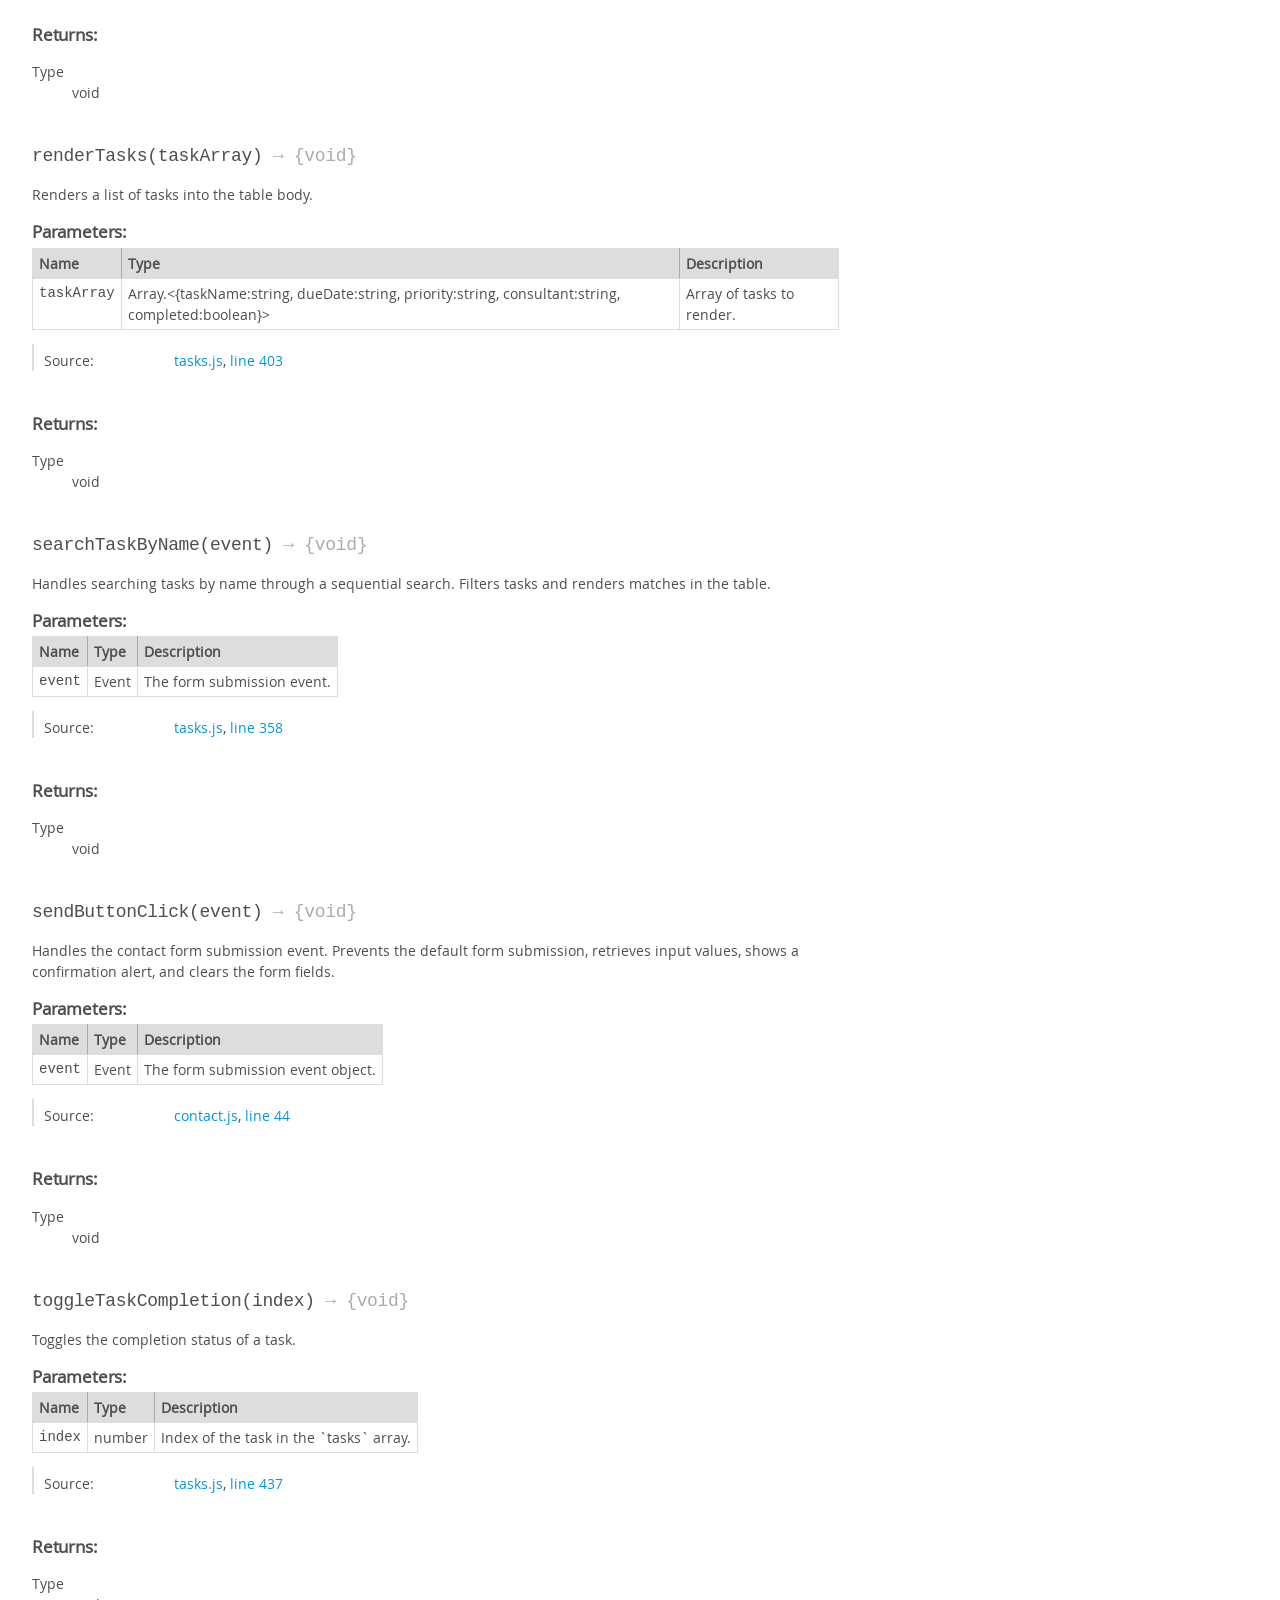
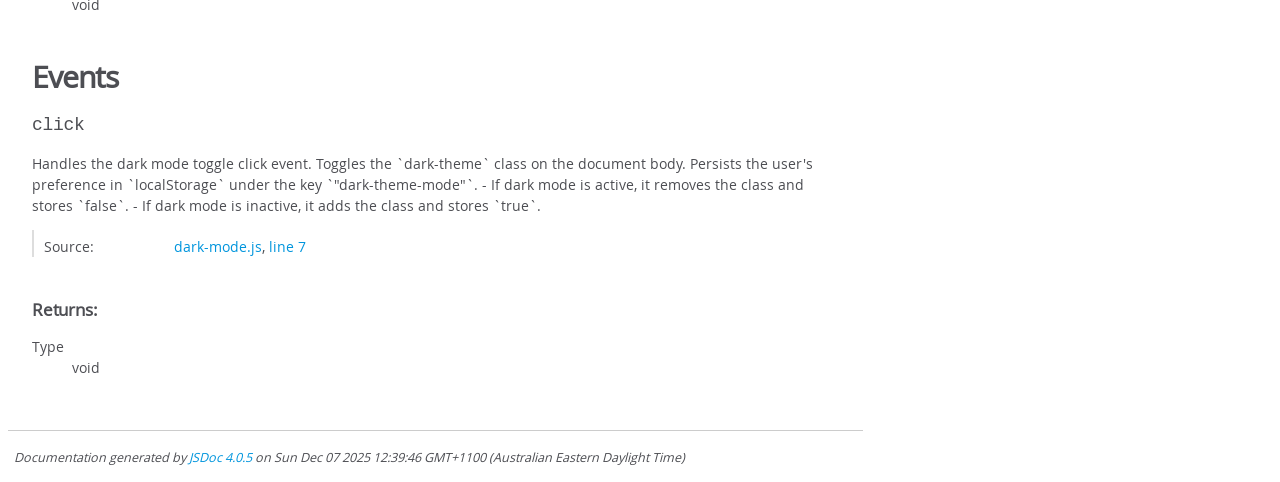
<file: docs/global.html>
<!DOCTYPE html>
<html lang="en">
<head>
    <meta charset="utf-8">
    <title>JSDoc: Global</title>

    <script src="scripts/prettify/prettify.js"> </script>
    <script src="scripts/prettify/lang-css.js"> </script>
    <!--[if lt IE 9]>
      <script src="//html5shiv.googlecode.com/svn/trunk/html5.js"></script>
    <![endif]-->
    <link type="text/css" rel="stylesheet" href="styles/prettify-tomorrow.css">
    <link type="text/css" rel="stylesheet" href="styles/jsdoc-default.css">
</head>

<body>

<div id="main">

    <h1 class="page-title">Global</h1>

    




<section>

<header>
    
        <h2></h2>
        
    
</header>

<article>
    <div class="container-overview">
    
        

        


<dl class="details">

    

    

    

    

    

    

    

    

    

    

    

    

    

    

    

    
</dl>


        
    
    </div>

    

    

    

    

    

    

    
        <h3 class="subsection-title">Members</h3>

        
            
<h4 class="name" id="addButton"><span class="type-signature">(constant) </span>addButton<span class="type-signature"> :HTMLButtonElement</span></h4>




<div class="description">
    Button used to add a new task.
</div>



    <h5>Type:</h5>
    <ul>
        <li>
            
<span class="param-type">HTMLButtonElement</span>


        </li>
    </ul>





<dl class="details">

    

    

    

    

    

    

    

    

    

    

    

    

    
    <dt class="tag-source">Source:</dt>
    <dd class="tag-source"><ul class="dummy"><li>
        <a href="tasks.js.html">tasks.js</a>, <a href="tasks.js.html#line161">line 161</a>
    </li></ul></dd>
    

    

    

    
</dl>






        
            
<h4 class="name" id="clearTaskTable"><span class="type-signature">(constant) </span>clearTaskTable<span class="type-signature"> :HTMLButtonElement</span></h4>




<div class="description">
    Button used to clear all tasks from the table display.
</div>



    <h5>Type:</h5>
    <ul>
        <li>
            
<span class="param-type">HTMLButtonElement</span>


        </li>
    </ul>





<dl class="details">

    

    

    

    

    

    

    

    

    

    

    

    

    
    <dt class="tag-source">Source:</dt>
    <dd class="tag-source"><ul class="dummy"><li>
        <a href="tasks.js.html">tasks.js</a>, <a href="tasks.js.html#line191">line 191</a>
    </li></ul></dd>
    

    

    

    
</dl>






        
            
<h4 class="name" id="consultantSearch"><span class="type-signature">(constant) </span>consultantSearch<span class="type-signature"> :HTMLInputElement</span></h4>




<div class="description">
    Input field for searching consultants by role or name.
</div>



    <h5>Type:</h5>
    <ul>
        <li>
            
<span class="param-type">HTMLInputElement</span>


        </li>
    </ul>





<dl class="details">

    

    

    

    

    

    

    

    

    

    

    

    

    
    <dt class="tag-source">Source:</dt>
    <dd class="tag-source"><ul class="dummy"><li>
        <a href="tasks.js.html">tasks.js</a>, <a href="tasks.js.html#line155">line 155</a>
    </li></ul></dd>
    

    

    

    
</dl>






        
            
<h4 class="name" id="consultantSelect"><span class="type-signature">(constant) </span>consultantSelect<span class="type-signature"> :HTMLSelectElement</span></h4>




<div class="description">
    Dropdown list of consultants populated from `arr`.
</div>



    <h5>Type:</h5>
    <ul>
        <li>
            
<span class="param-type">HTMLSelectElement</span>


        </li>
    </ul>





<dl class="details">

    

    

    

    

    

    

    

    

    

    

    

    

    
    <dt class="tag-source">Source:</dt>
    <dd class="tag-source"><ul class="dummy"><li>
        <a href="tasks.js.html">tasks.js</a>, <a href="tasks.js.html#line149">line 149</a>
    </li></ul></dd>
    

    

    

    
</dl>






        
            
<h4 class="name" id="consultantsRoleName"><span class="type-signature"></span>consultantsRoleName<span class="type-signature"> :Array.&lt;string></span></h4>




<div class="description">
    List of consultants with their roles.Each entry is formatted as "Role|Name".
</div>



    <h5>Type:</h5>
    <ul>
        <li>
            
<span class="param-type">Array.&lt;string></span>


        </li>
    </ul>





<dl class="details">

    

    

    

    

    

    

    

    

    

    

    

    

    
    <dt class="tag-source">Source:</dt>
    <dd class="tag-source"><ul class="dummy"><li>
        <a href="tasks.js.html">tasks.js</a>, <a href="tasks.js.html#line7">line 7</a>
    </li></ul></dd>
    

    

    

    
</dl>






        
            
<h4 class="name" id="contactForm"><span class="type-signature">(constant) </span>contactForm<span class="type-signature"> :HTMLFormElement</span></h4>




<div class="description">
    The contact form element containing name, email, and message inputs.
</div>



    <h5>Type:</h5>
    <ul>
        <li>
            
<span class="param-type">HTMLFormElement</span>


        </li>
    </ul>





<dl class="details">

    

    

    

    

    

    

    

    

    

    

    

    

    
    <dt class="tag-source">Source:</dt>
    <dd class="tag-source"><ul class="dummy"><li>
        <a href="contact.js.html">contact.js</a>, <a href="contact.js.html#line29">line 29</a>
    </li></ul></dd>
    

    

    

    
</dl>






        
            
<h4 class="name" id="darkModeToggle"><span class="type-signature">(constant) </span>darkModeToggle<span class="type-signature"> :HTMLButtonElement</span></h4>




<div class="description">
    Button element used to toggle dark mode on and off.
</div>



    <h5>Type:</h5>
    <ul>
        <li>
            
<span class="param-type">HTMLButtonElement</span>


        </li>
    </ul>





<dl class="details">

    

    

    

    

    

    

    

    

    

    

    

    

    
    <dt class="tag-source">Source:</dt>
    <dd class="tag-source"><ul class="dummy"><li>
        <a href="dark-mode.js.html">dark-mode.js</a>, <a href="dark-mode.js.html#line5">line 5</a>
    </li></ul></dd>
    

    

    

    
</dl>






        
            
<h4 class="name" id="displayButton"><span class="type-signature">(constant) </span>displayButton<span class="type-signature"> :HTMLButtonElement</span></h4>




<div class="description">
    Button used to display all tasks in the table.
</div>



    <h5>Type:</h5>
    <ul>
        <li>
            
<span class="param-type">HTMLButtonElement</span>


        </li>
    </ul>





<dl class="details">

    

    

    

    

    

    

    

    

    

    

    

    

    
    <dt class="tag-source">Source:</dt>
    <dd class="tag-source"><ul class="dummy"><li>
        <a href="tasks.js.html">tasks.js</a>, <a href="tasks.js.html#line167">line 167</a>
    </li></ul></dd>
    

    

    

    
</dl>






        
            
<h4 class="name" id="dueDateInput"><span class="type-signature">(constant) </span>dueDateInput<span class="type-signature"> :HTMLInputElement</span></h4>




<div class="description">
    Input field for entering the task due date.
</div>



    <h5>Type:</h5>
    <ul>
        <li>
            
<span class="param-type">HTMLInputElement</span>


        </li>
    </ul>





<dl class="details">

    

    

    

    

    

    

    

    

    

    

    

    

    
    <dt class="tag-source">Source:</dt>
    <dd class="tag-source"><ul class="dummy"><li>
        <a href="tasks.js.html">tasks.js</a>, <a href="tasks.js.html#line137">line 137</a>
    </li></ul></dd>
    

    

    

    
</dl>






        
            
<h4 class="name" id="emailInput"><span class="type-signature">(constant) </span>emailInput<span class="type-signature"> :HTMLInputElement</span></h4>




<div class="description">
    Input field for the user's email address.
</div>



    <h5>Type:</h5>
    <ul>
        <li>
            
<span class="param-type">HTMLInputElement</span>


        </li>
    </ul>





<dl class="details">

    

    

    

    

    

    

    

    

    

    

    

    

    
    <dt class="tag-source">Source:</dt>
    <dd class="tag-source"><ul class="dummy"><li>
        <a href="contact.js.html">contact.js</a>, <a href="contact.js.html#line11">line 11</a>
    </li></ul></dd>
    

    

    

    
</dl>






        
            
<h4 class="name" id="messageInput"><span class="type-signature">(constant) </span>messageInput<span class="type-signature"> :HTMLTextAreaElement</span></h4>




<div class="description">
    Input field for the user's message.
</div>



    <h5>Type:</h5>
    <ul>
        <li>
            
<span class="param-type">HTMLTextAreaElement</span>


        </li>
    </ul>





<dl class="details">

    

    

    

    

    

    

    

    

    

    

    

    

    
    <dt class="tag-source">Source:</dt>
    <dd class="tag-source"><ul class="dummy"><li>
        <a href="contact.js.html">contact.js</a>, <a href="contact.js.html#line17">line 17</a>
    </li></ul></dd>
    

    

    

    
</dl>






        
            
<h4 class="name" id="nameInput"><span class="type-signature">(constant) </span>nameInput<span class="type-signature"> :HTMLInputElement</span></h4>




<div class="description">
    Input field for the user's name.
</div>



    <h5>Type:</h5>
    <ul>
        <li>
            
<span class="param-type">HTMLInputElement</span>


        </li>
    </ul>





<dl class="details">

    

    

    

    

    

    

    

    

    

    

    

    

    
    <dt class="tag-source">Source:</dt>
    <dd class="tag-source"><ul class="dummy"><li>
        <a href="contact.js.html">contact.js</a>, <a href="contact.js.html#line5">line 5</a>
    </li></ul></dd>
    

    

    

    
</dl>






        
            
<h4 class="name" id="priorityInput"><span class="type-signature">(constant) </span>priorityInput<span class="type-signature"> :HTMLSelectElement</span></h4>




<div class="description">
    Input field for selecting the task priority level.
</div>



    <h5>Type:</h5>
    <ul>
        <li>
            
<span class="param-type">HTMLSelectElement</span>


        </li>
    </ul>





<dl class="details">

    

    

    

    

    

    

    

    

    

    

    

    

    
    <dt class="tag-source">Source:</dt>
    <dd class="tag-source"><ul class="dummy"><li>
        <a href="tasks.js.html">tasks.js</a>, <a href="tasks.js.html#line143">line 143</a>
    </li></ul></dd>
    

    

    

    
</dl>






        
            
<h4 class="name" id="searchForm"><span class="type-signature">(constant) </span>searchForm<span class="type-signature"> :HTMLFormElement</span></h4>




<div class="description">
    Form element used to search tasks by name.
</div>



    <h5>Type:</h5>
    <ul>
        <li>
            
<span class="param-type">HTMLFormElement</span>


        </li>
    </ul>





<dl class="details">

    

    

    

    

    

    

    

    

    

    

    

    

    
    <dt class="tag-source">Source:</dt>
    <dd class="tag-source"><ul class="dummy"><li>
        <a href="tasks.js.html">tasks.js</a>, <a href="tasks.js.html#line179">line 179</a>
    </li></ul></dd>
    

    

    

    
</dl>






        
            
<h4 class="name" id="searchInput"><span class="type-signature">(constant) </span>searchInput<span class="type-signature"> :HTMLInputElement</span></h4>




<div class="description">
    Input field for entering the task name to search.
</div>



    <h5>Type:</h5>
    <ul>
        <li>
            
<span class="param-type">HTMLInputElement</span>


        </li>
    </ul>





<dl class="details">

    

    

    

    

    

    

    

    

    

    

    

    

    
    <dt class="tag-source">Source:</dt>
    <dd class="tag-source"><ul class="dummy"><li>
        <a href="tasks.js.html">tasks.js</a>, <a href="tasks.js.html#line185">line 185</a>
    </li></ul></dd>
    

    

    

    
</dl>






        
            
<h4 class="name" id="sendButton"><span class="type-signature">(constant) </span>sendButton<span class="type-signature"> :HTMLButtonElement</span></h4>




<div class="description">
    Button element used to submit the contact form.
</div>



    <h5>Type:</h5>
    <ul>
        <li>
            
<span class="param-type">HTMLButtonElement</span>


        </li>
    </ul>





<dl class="details">

    

    

    

    

    

    

    

    

    

    

    

    

    
    <dt class="tag-source">Source:</dt>
    <dd class="tag-source"><ul class="dummy"><li>
        <a href="contact.js.html">contact.js</a>, <a href="contact.js.html#line23">line 23</a>
    </li></ul></dd>
    

    

    

    
</dl>






        
            
<h4 class="name" id="taskForm"><span class="type-signature">(constant) </span>taskForm<span class="type-signature"> :HTMLFormElement</span></h4>




<div class="description">
    Form element used to add new tasks.
</div>



    <h5>Type:</h5>
    <ul>
        <li>
            
<span class="param-type">HTMLFormElement</span>


        </li>
    </ul>





<dl class="details">

    

    

    

    

    

    

    

    

    

    

    

    

    
    <dt class="tag-source">Source:</dt>
    <dd class="tag-source"><ul class="dummy"><li>
        <a href="tasks.js.html">tasks.js</a>, <a href="tasks.js.html#line125">line 125</a>
    </li></ul></dd>
    

    

    

    
</dl>






        
            
<h4 class="name" id="taskNameInput"><span class="type-signature">(constant) </span>taskNameInput<span class="type-signature"> :HTMLInputElement</span></h4>




<div class="description">
    Input field for entering the task name.
</div>



    <h5>Type:</h5>
    <ul>
        <li>
            
<span class="param-type">HTMLInputElement</span>


        </li>
    </ul>





<dl class="details">

    

    

    

    

    

    

    

    

    

    

    

    

    
    <dt class="tag-source">Source:</dt>
    <dd class="tag-source"><ul class="dummy"><li>
        <a href="tasks.js.html">tasks.js</a>, <a href="tasks.js.html#line131">line 131</a>
    </li></ul></dd>
    

    

    

    
</dl>






        
            
<h4 class="name" id="tasks"><span class="type-signature"></span>tasks<span class="type-signature"> :Array.&lt;{taskName:string, dueDate:string, priority:string, consultant:string, completed:boolean}></span></h4>




<div class="description">
    Array of task objects created by the user.Each task contains name, due date, priority, consultant, and completion status.
</div>



    <h5>Type:</h5>
    <ul>
        <li>
            
<span class="param-type">Array.&lt;{taskName:string, dueDate:string, priority:string, consultant:string, completed:boolean}></span>


        </li>
    </ul>





<dl class="details">

    

    

    

    

    

    

    

    

    

    

    

    

    
    <dt class="tag-source">Source:</dt>
    <dd class="tag-source"><ul class="dummy"><li>
        <a href="tasks.js.html">tasks.js</a>, <a href="tasks.js.html#line119">line 119</a>
    </li></ul></dd>
    

    

    

    
</dl>






        
            
<h4 class="name" id="tasksTbody"><span class="type-signature">(constant) </span>tasksTbody<span class="type-signature"> :HTMLTableSectionElement</span></h4>




<div class="description">
    Table body element where tasks are rendered.
</div>



    <h5>Type:</h5>
    <ul>
        <li>
            
<span class="param-type">HTMLTableSectionElement</span>


        </li>
    </ul>





<dl class="details">

    

    

    

    

    

    

    

    

    

    

    

    

    
    <dt class="tag-source">Source:</dt>
    <dd class="tag-source"><ul class="dummy"><li>
        <a href="tasks.js.html">tasks.js</a>, <a href="tasks.js.html#line173">line 173</a>
    </li></ul></dd>
    

    

    

    
</dl>






        
    

    
        <h3 class="subsection-title">Methods</h3>

        
            

    

    
    <h4 class="name" id="addTaskButtonClick"><span class="type-signature"></span>addTaskButtonClick<span class="signature">(event)</span><span class="type-signature"> &rarr; {void}</span></h4>
    

    



<div class="description">
    Handles the "Add Task" form submission.Creates a new task object and adds it to the `tasks` array.
</div>









    <h5>Parameters:</h5>
    

<table class="params">
    <thead>
    <tr>
        
        <th>Name</th>
        

        <th>Type</th>

        

        

        <th class="last">Description</th>
    </tr>
    </thead>

    <tbody>
    

        <tr>
            
                <td class="name"><code>event</code></td>
            

            <td class="type">
            
                
<span class="param-type">Event</span>


            
            </td>

            

            

            <td class="description last">The form submission event.</td>
        </tr>

    
    </tbody>
</table>






<dl class="details">

    

    

    

    

    

    

    

    

    

    

    

    

    
    <dt class="tag-source">Source:</dt>
    <dd class="tag-source"><ul class="dummy"><li>
        <a href="tasks.js.html">tasks.js</a>, <a href="tasks.js.html#line220">line 220</a>
    </li></ul></dd>
    

    

    

    
</dl>















<h5>Returns:</h5>

        


<dl>
    <dt>
        Type
    </dt>
    <dd>
        
<span class="param-type">void</span>


    </dd>
</dl>

    





        
            

    

    
    <h4 class="name" id="addingConsultants"><span class="type-signature"></span>addingConsultants<span class="signature">()</span><span class="type-signature"> &rarr; {void}</span></h4>
    

    



<div class="description">
    Populates the consultant dropdown with options from `consultantsRoleName`.Each option shows "Role — Name".
</div>













<dl class="details">

    

    

    

    

    

    

    

    

    

    

    

    

    
    <dt class="tag-source">Source:</dt>
    <dd class="tag-source"><ul class="dummy"><li>
        <a href="tasks.js.html">tasks.js</a>, <a href="tasks.js.html#line305">line 305</a>
    </li></ul></dd>
    

    

    

    
</dl>















<h5>Returns:</h5>

        


<dl>
    <dt>
        Type
    </dt>
    <dd>
        
<span class="param-type">void</span>


    </dd>
</dl>

    





        
            

    

    
    <h4 class="name" id="binarySearchConsultant"><span class="type-signature"></span>binarySearchConsultant<span class="signature">(searchQuery)</span><span class="type-signature"> &rarr; {Array.&lt;string>}</span></h4>
    

    



<div class="description">
    Performs a binary search on the consultantsRoleName array to find matches for the given query.
</div>









    <h5>Parameters:</h5>
    

<table class="params">
    <thead>
    <tr>
        
        <th>Name</th>
        

        <th>Type</th>

        

        

        <th class="last">Description</th>
    </tr>
    </thead>

    <tbody>
    

        <tr>
            
                <td class="name"><code>searchQuery</code></td>
            

            <td class="type">
            
                
<span class="param-type">string</span>


            
            </td>

            

            

            <td class="description last">The search query.</td>
        </tr>

    
    </tbody>
</table>






<dl class="details">

    

    

    

    

    

    

    

    

    

    

    

    

    
    <dt class="tag-source">Source:</dt>
    <dd class="tag-source"><ul class="dummy"><li>
        <a href="tasks.js.html">tasks.js</a>, <a href="tasks.js.html#line239">line 239</a>
    </li></ul></dd>
    

    

    

    
</dl>















<h5>Returns:</h5>

        


<dl>
    <dt>
        Type
    </dt>
    <dd>
        
<span class="param-type">Array.&lt;string></span>


    </dd>
</dl>

    





        
            

    

    
    <h4 class="name" id="clearTaskTableClick"><span class="type-signature"></span>clearTaskTableClick<span class="signature">()</span><span class="type-signature"> &rarr; {void}</span></h4>
    

    



<div class="description">
    Clears all tasks from the table display.
</div>













<dl class="details">

    

    

    

    

    

    

    

    

    

    

    

    

    
    <dt class="tag-source">Source:</dt>
    <dd class="tag-source"><ul class="dummy"><li>
        <a href="tasks.js.html">tasks.js</a>, <a href="tasks.js.html#line394">line 394</a>
    </li></ul></dd>
    

    

    

    
</dl>















<h5>Returns:</h5>

        


<dl>
    <dt>
        Type
    </dt>
    <dd>
        
<span class="param-type">void</span>


    </dd>
</dl>

    





        
            

    

    
    <h4 class="name" id="deleteTask"><span class="type-signature"></span>deleteTask<span class="signature">(index)</span><span class="type-signature"> &rarr; {void}</span></h4>
    

    



<div class="description">
    Deletes a task from the `tasks` array.
</div>









    <h5>Parameters:</h5>
    

<table class="params">
    <thead>
    <tr>
        
        <th>Name</th>
        

        <th>Type</th>

        

        

        <th class="last">Description</th>
    </tr>
    </thead>

    <tbody>
    

        <tr>
            
                <td class="name"><code>index</code></td>
            

            <td class="type">
            
                
<span class="param-type">number</span>


            
            </td>

            

            

            <td class="description last">Index of the task to delete.</td>
        </tr>

    
    </tbody>
</table>






<dl class="details">

    

    

    

    

    

    

    

    

    

    

    

    

    
    <dt class="tag-source">Source:</dt>
    <dd class="tag-source"><ul class="dummy"><li>
        <a href="tasks.js.html">tasks.js</a>, <a href="tasks.js.html#line448">line 448</a>
    </li></ul></dd>
    

    

    

    
</dl>















<h5>Returns:</h5>

        


<dl>
    <dt>
        Type
    </dt>
    <dd>
        
<span class="param-type">void</span>


    </dd>
</dl>

    





        
            

    

    
    <h4 class="name" id="displayButtonClick"><span class="type-signature"></span>displayButtonClick<span class="signature">()</span><span class="type-signature"> &rarr; {void}</span></h4>
    

    



<div class="description">
    Displays all tasks in the table.
</div>













<dl class="details">

    

    

    

    

    

    

    

    

    

    

    

    

    
    <dt class="tag-source">Source:</dt>
    <dd class="tag-source"><ul class="dummy"><li>
        <a href="tasks.js.html">tasks.js</a>, <a href="tasks.js.html#line385">line 385</a>
    </li></ul></dd>
    

    

    

    
</dl>















<h5>Returns:</h5>

        


<dl>
    <dt>
        Type
    </dt>
    <dd>
        
<span class="param-type">void</span>


    </dd>
</dl>

    





        
            

    

    
    <h4 class="name" id="renderTasks"><span class="type-signature"></span>renderTasks<span class="signature">(taskArray)</span><span class="type-signature"> &rarr; {void}</span></h4>
    

    



<div class="description">
    Renders a list of tasks into the table body.
</div>









    <h5>Parameters:</h5>
    

<table class="params">
    <thead>
    <tr>
        
        <th>Name</th>
        

        <th>Type</th>

        

        

        <th class="last">Description</th>
    </tr>
    </thead>

    <tbody>
    

        <tr>
            
                <td class="name"><code>taskArray</code></td>
            

            <td class="type">
            
                
<span class="param-type">Array.&lt;{taskName:string, dueDate:string, priority:string, consultant:string, completed:boolean}></span>


            
            </td>

            

            

            <td class="description last">Array of tasks to render.</td>
        </tr>

    
    </tbody>
</table>






<dl class="details">

    

    

    

    

    

    

    

    

    

    

    

    

    
    <dt class="tag-source">Source:</dt>
    <dd class="tag-source"><ul class="dummy"><li>
        <a href="tasks.js.html">tasks.js</a>, <a href="tasks.js.html#line403">line 403</a>
    </li></ul></dd>
    

    

    

    
</dl>















<h5>Returns:</h5>

        


<dl>
    <dt>
        Type
    </dt>
    <dd>
        
<span class="param-type">void</span>


    </dd>
</dl>

    





        
            

    

    
    <h4 class="name" id="searchTaskByName"><span class="type-signature"></span>searchTaskByName<span class="signature">(event)</span><span class="type-signature"> &rarr; {void}</span></h4>
    

    



<div class="description">
    Handles searching tasks by name through a sequential search.Filters tasks and renders matches in the table.
</div>









    <h5>Parameters:</h5>
    

<table class="params">
    <thead>
    <tr>
        
        <th>Name</th>
        

        <th>Type</th>

        

        

        <th class="last">Description</th>
    </tr>
    </thead>

    <tbody>
    

        <tr>
            
                <td class="name"><code>event</code></td>
            

            <td class="type">
            
                
<span class="param-type">Event</span>


            
            </td>

            

            

            <td class="description last">The form submission event.</td>
        </tr>

    
    </tbody>
</table>






<dl class="details">

    

    

    

    

    

    

    

    

    

    

    

    

    
    <dt class="tag-source">Source:</dt>
    <dd class="tag-source"><ul class="dummy"><li>
        <a href="tasks.js.html">tasks.js</a>, <a href="tasks.js.html#line358">line 358</a>
    </li></ul></dd>
    

    

    

    
</dl>















<h5>Returns:</h5>

        


<dl>
    <dt>
        Type
    </dt>
    <dd>
        
<span class="param-type">void</span>


    </dd>
</dl>

    





        
            

    

    
    <h4 class="name" id="sendButtonClick"><span class="type-signature"></span>sendButtonClick<span class="signature">(event)</span><span class="type-signature"> &rarr; {void}</span></h4>
    

    



<div class="description">
    Handles the contact form submission event.Prevents the default form submission, retrieves input values,shows a confirmation alert, and clears the form fields.
</div>









    <h5>Parameters:</h5>
    

<table class="params">
    <thead>
    <tr>
        
        <th>Name</th>
        

        <th>Type</th>

        

        

        <th class="last">Description</th>
    </tr>
    </thead>

    <tbody>
    

        <tr>
            
                <td class="name"><code>event</code></td>
            

            <td class="type">
            
                
<span class="param-type">Event</span>


            
            </td>

            

            

            <td class="description last">The form submission event object.</td>
        </tr>

    
    </tbody>
</table>






<dl class="details">

    

    

    

    

    

    

    

    

    

    

    

    

    
    <dt class="tag-source">Source:</dt>
    <dd class="tag-source"><ul class="dummy"><li>
        <a href="contact.js.html">contact.js</a>, <a href="contact.js.html#line44">line 44</a>
    </li></ul></dd>
    

    

    

    
</dl>















<h5>Returns:</h5>

        


<dl>
    <dt>
        Type
    </dt>
    <dd>
        
<span class="param-type">void</span>


    </dd>
</dl>

    





        
            

    

    
    <h4 class="name" id="toggleTaskCompletion"><span class="type-signature"></span>toggleTaskCompletion<span class="signature">(index)</span><span class="type-signature"> &rarr; {void}</span></h4>
    

    



<div class="description">
    Toggles the completion status of a task.
</div>









    <h5>Parameters:</h5>
    

<table class="params">
    <thead>
    <tr>
        
        <th>Name</th>
        

        <th>Type</th>

        

        

        <th class="last">Description</th>
    </tr>
    </thead>

    <tbody>
    

        <tr>
            
                <td class="name"><code>index</code></td>
            

            <td class="type">
            
                
<span class="param-type">number</span>


            
            </td>

            

            

            <td class="description last">Index of the task in the `tasks` array.</td>
        </tr>

    
    </tbody>
</table>






<dl class="details">

    

    

    

    

    

    

    

    

    

    

    

    

    
    <dt class="tag-source">Source:</dt>
    <dd class="tag-source"><ul class="dummy"><li>
        <a href="tasks.js.html">tasks.js</a>, <a href="tasks.js.html#line437">line 437</a>
    </li></ul></dd>
    

    

    

    
</dl>















<h5>Returns:</h5>

        


<dl>
    <dt>
        Type
    </dt>
    <dd>
        
<span class="param-type">void</span>


    </dd>
</dl>

    





        
    

    

    
        <h3 class="subsection-title">Events</h3>

        
            

    

    
    <h4 class="name" id="event:click">click</h4>
    

    



<div class="description">
    Handles the dark mode toggle click event.Toggles the `dark-theme` class on the document body.Persists the user's preference in `localStorage` under the key `"dark-theme-mode"`.- If dark mode is active, it removes the class and stores `false`.- If dark mode is inactive, it adds the class and stores `true`.
</div>













<dl class="details">

    

    

    

    

    

    

    

    

    

    

    

    

    
    <dt class="tag-source">Source:</dt>
    <dd class="tag-source"><ul class="dummy"><li>
        <a href="dark-mode.js.html">dark-mode.js</a>, <a href="dark-mode.js.html#line7">line 7</a>
    </li></ul></dd>
    

    

    

    
</dl>















<h5>Returns:</h5>

        


<dl>
    <dt>
        Type
    </dt>
    <dd>
        
<span class="param-type">void</span>


    </dd>
</dl>

    





        
    
</article>

</section>




</div>

<nav>
    <h2><a href="index.html">Home</a></h2><h3>Events</h3><ul><li><a href="global.html#event:click">click</a></li></ul><h3>Global</h3><ul><li><a href="global.html#addButton">addButton</a></li><li><a href="global.html#addTaskButtonClick">addTaskButtonClick</a></li><li><a href="global.html#addingConsultants">addingConsultants</a></li><li><a href="global.html#binarySearchConsultant">binarySearchConsultant</a></li><li><a href="global.html#clearTaskTable">clearTaskTable</a></li><li><a href="global.html#clearTaskTableClick">clearTaskTableClick</a></li><li><a href="global.html#consultantSearch">consultantSearch</a></li><li><a href="global.html#consultantSelect">consultantSelect</a></li><li><a href="global.html#consultantsRoleName">consultantsRoleName</a></li><li><a href="global.html#contactForm">contactForm</a></li><li><a href="global.html#darkModeToggle">darkModeToggle</a></li><li><a href="global.html#deleteTask">deleteTask</a></li><li><a href="global.html#displayButton">displayButton</a></li><li><a href="global.html#displayButtonClick">displayButtonClick</a></li><li><a href="global.html#dueDateInput">dueDateInput</a></li><li><a href="global.html#emailInput">emailInput</a></li><li><a href="global.html#messageInput">messageInput</a></li><li><a href="global.html#nameInput">nameInput</a></li><li><a href="global.html#priorityInput">priorityInput</a></li><li><a href="global.html#renderTasks">renderTasks</a></li><li><a href="global.html#searchForm">searchForm</a></li><li><a href="global.html#searchInput">searchInput</a></li><li><a href="global.html#searchTaskByName">searchTaskByName</a></li><li><a href="global.html#sendButton">sendButton</a></li><li><a href="global.html#sendButtonClick">sendButtonClick</a></li><li><a href="global.html#taskForm">taskForm</a></li><li><a href="global.html#taskNameInput">taskNameInput</a></li><li><a href="global.html#tasks">tasks</a></li><li><a href="global.html#tasksTbody">tasksTbody</a></li><li><a href="global.html#toggleTaskCompletion">toggleTaskCompletion</a></li></ul>
</nav>

<br class="clear">

<footer>
    Documentation generated by <a href="https://github.com/jsdoc/jsdoc">JSDoc 4.0.5</a> on Sun Dec 07 2025 12:39:46 GMT+1100 (Australian Eastern Daylight Time)
</footer>

<script> prettyPrint(); </script>
<script src="scripts/linenumber.js"> </script>
</body>
</html>
</file>
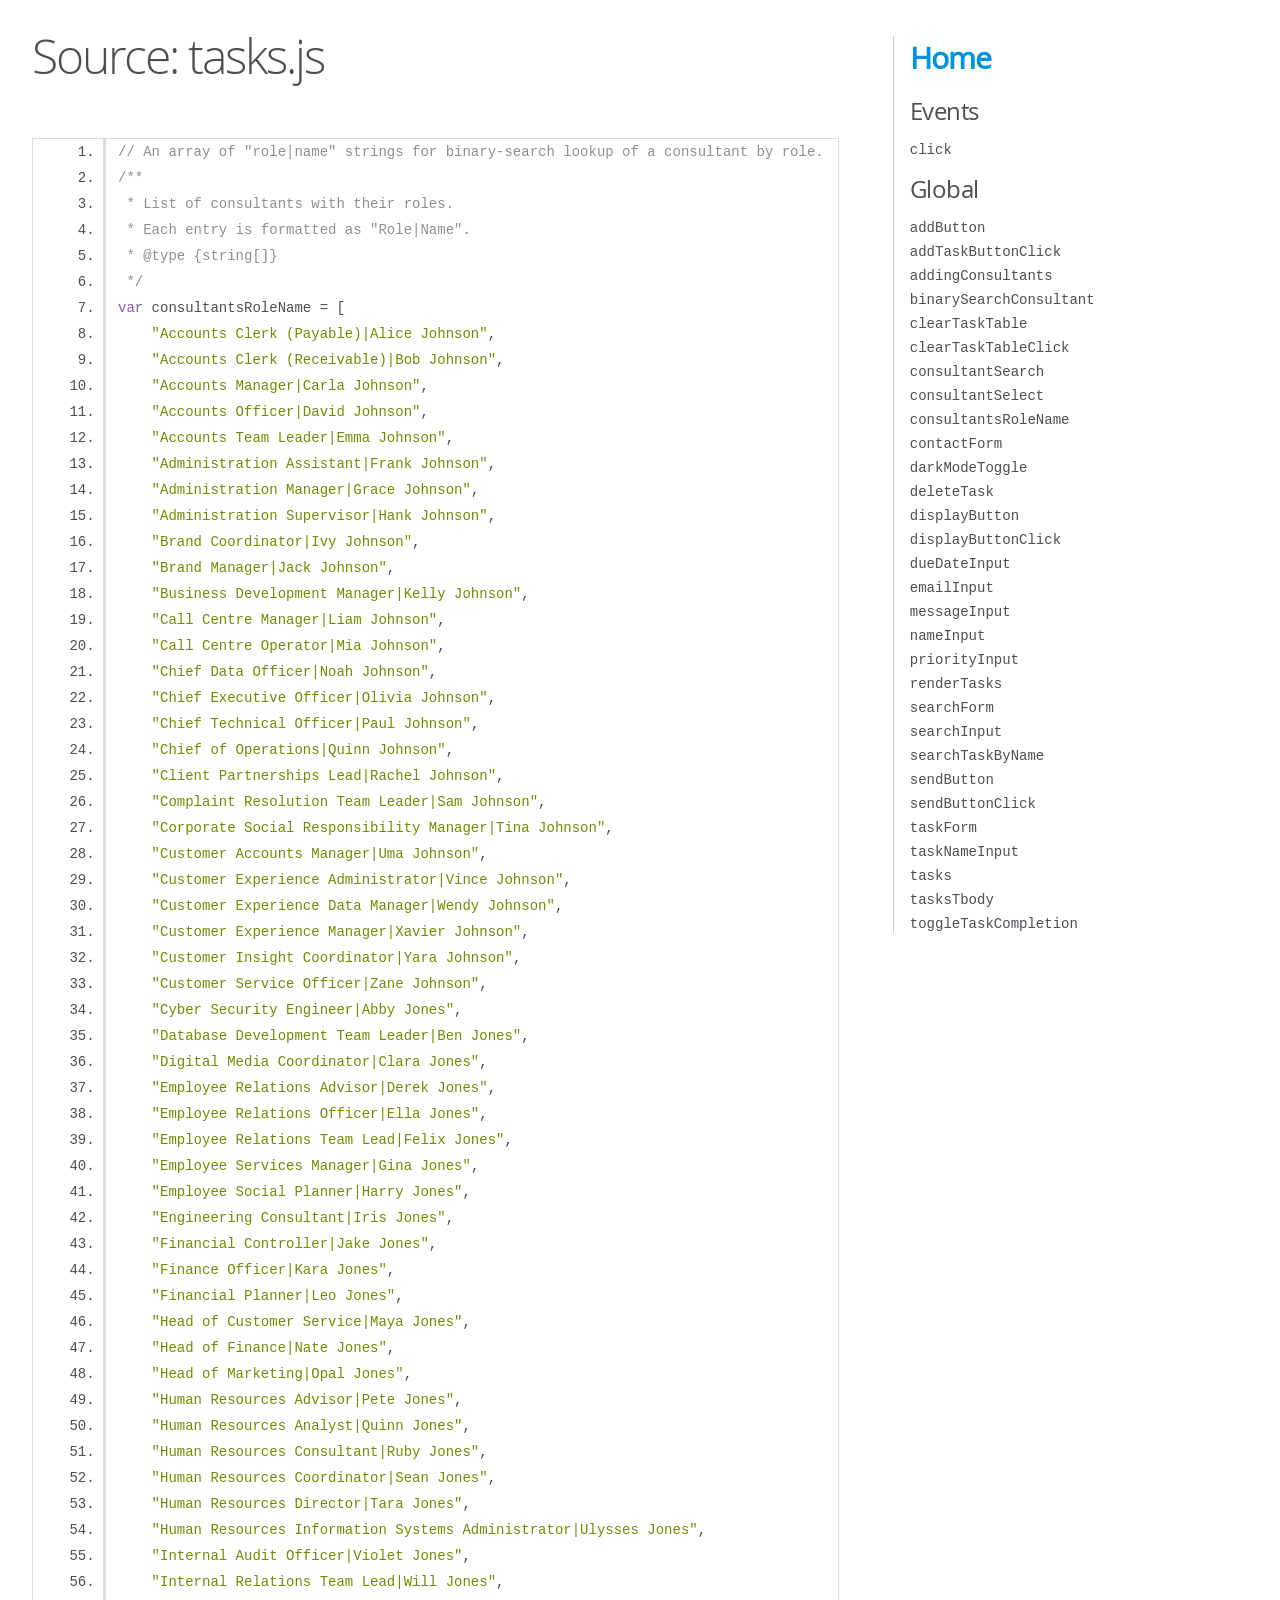
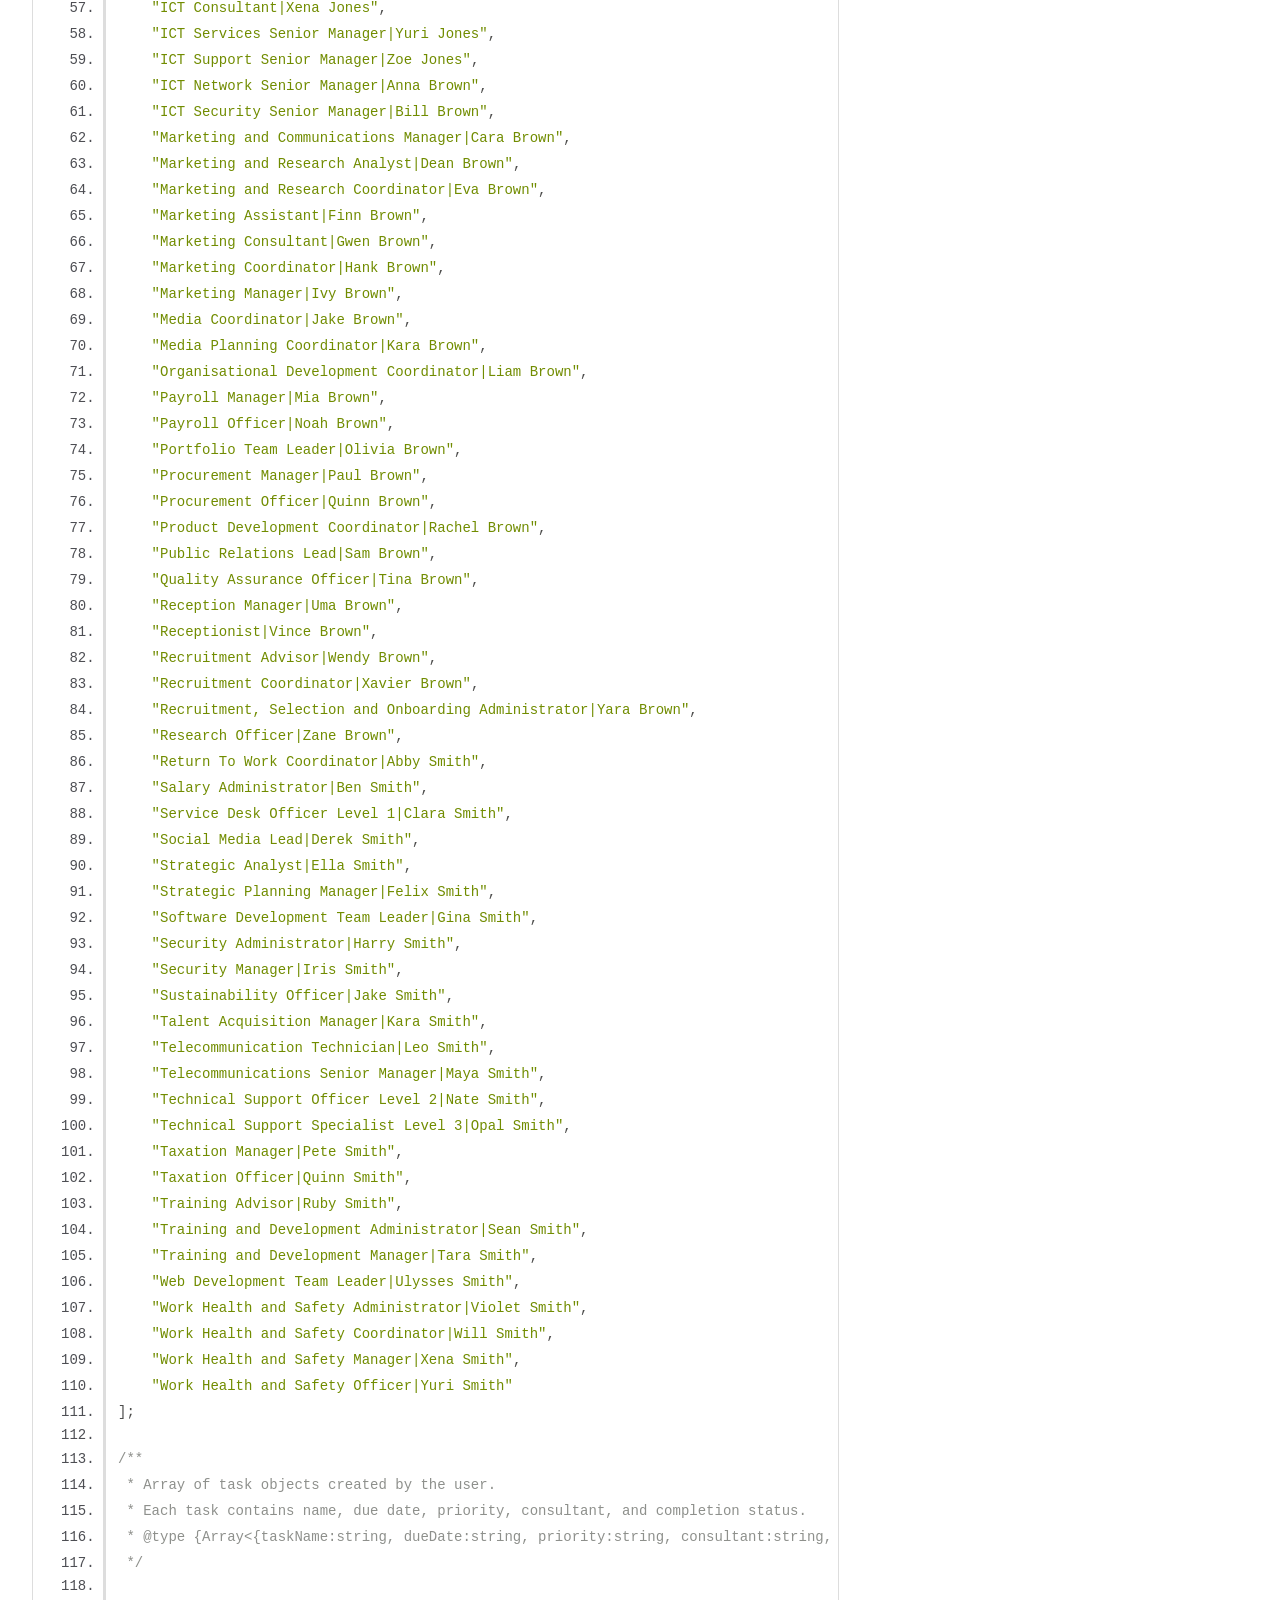
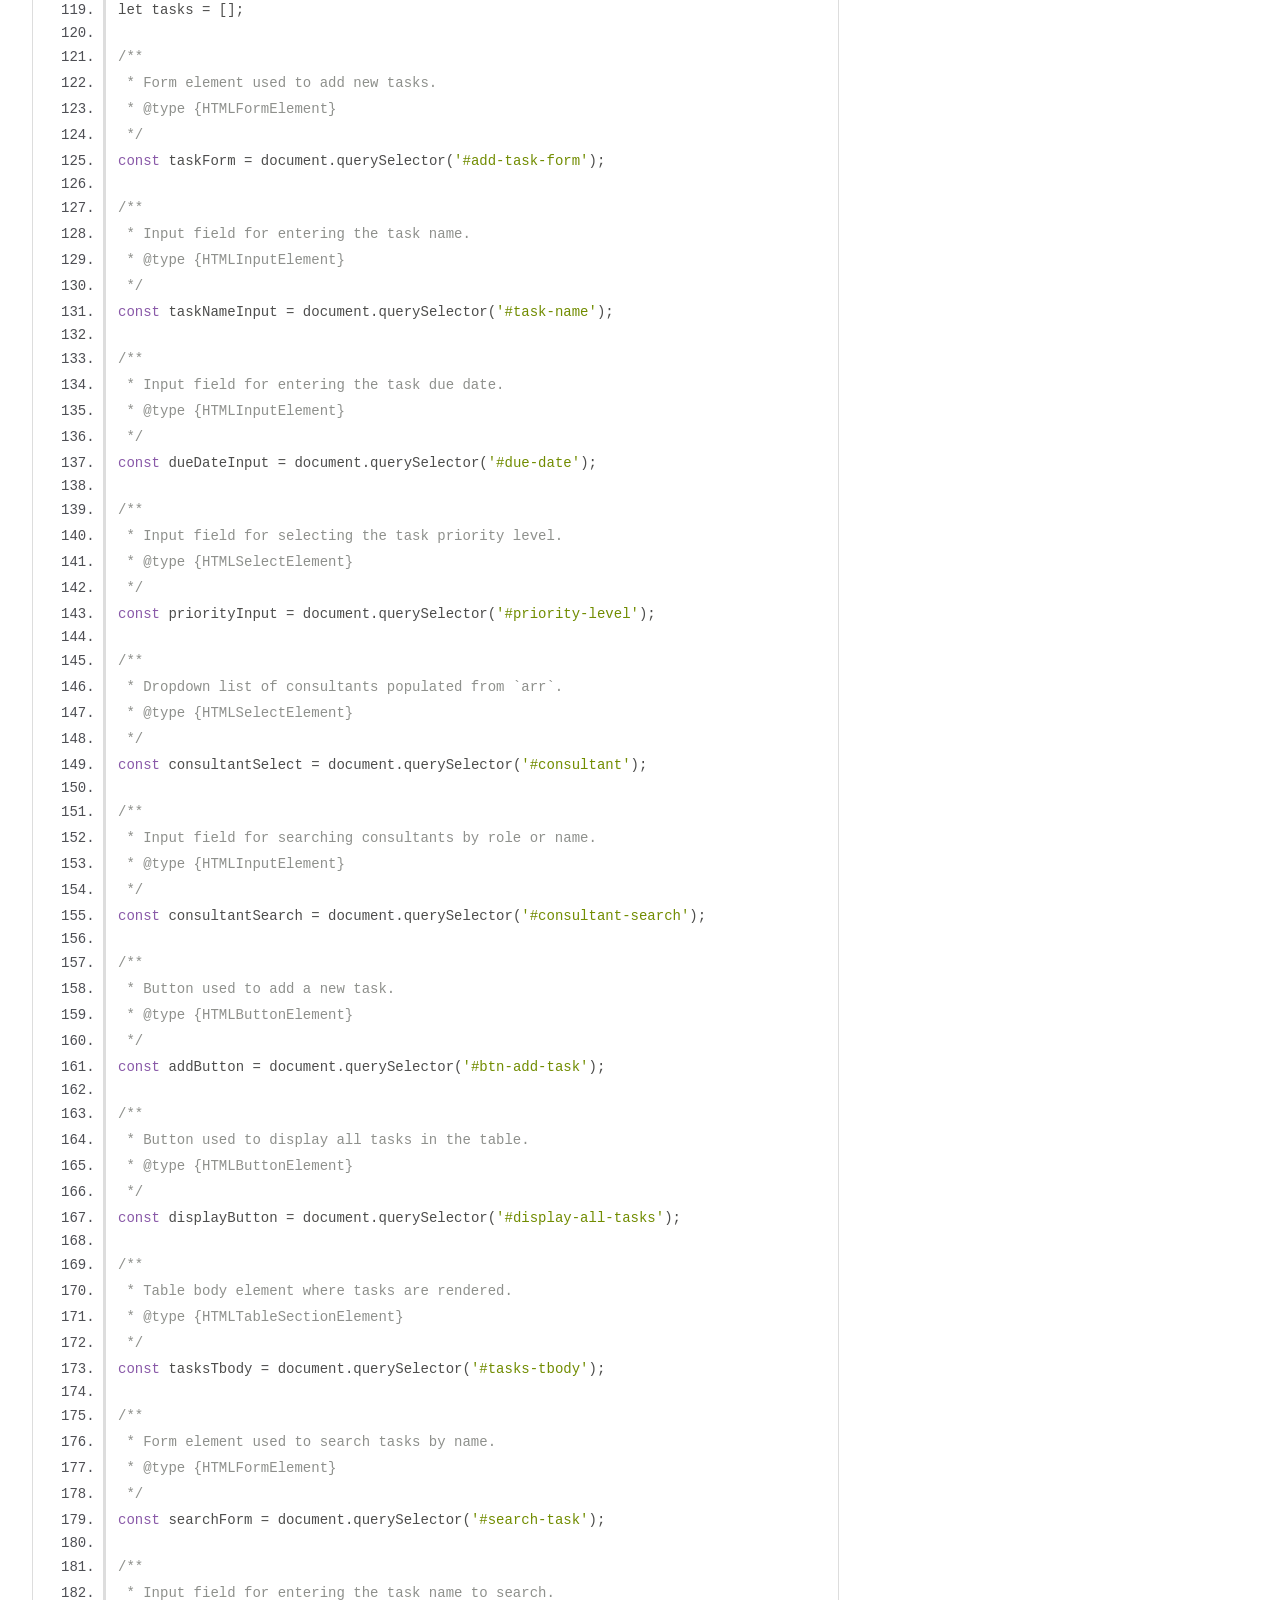
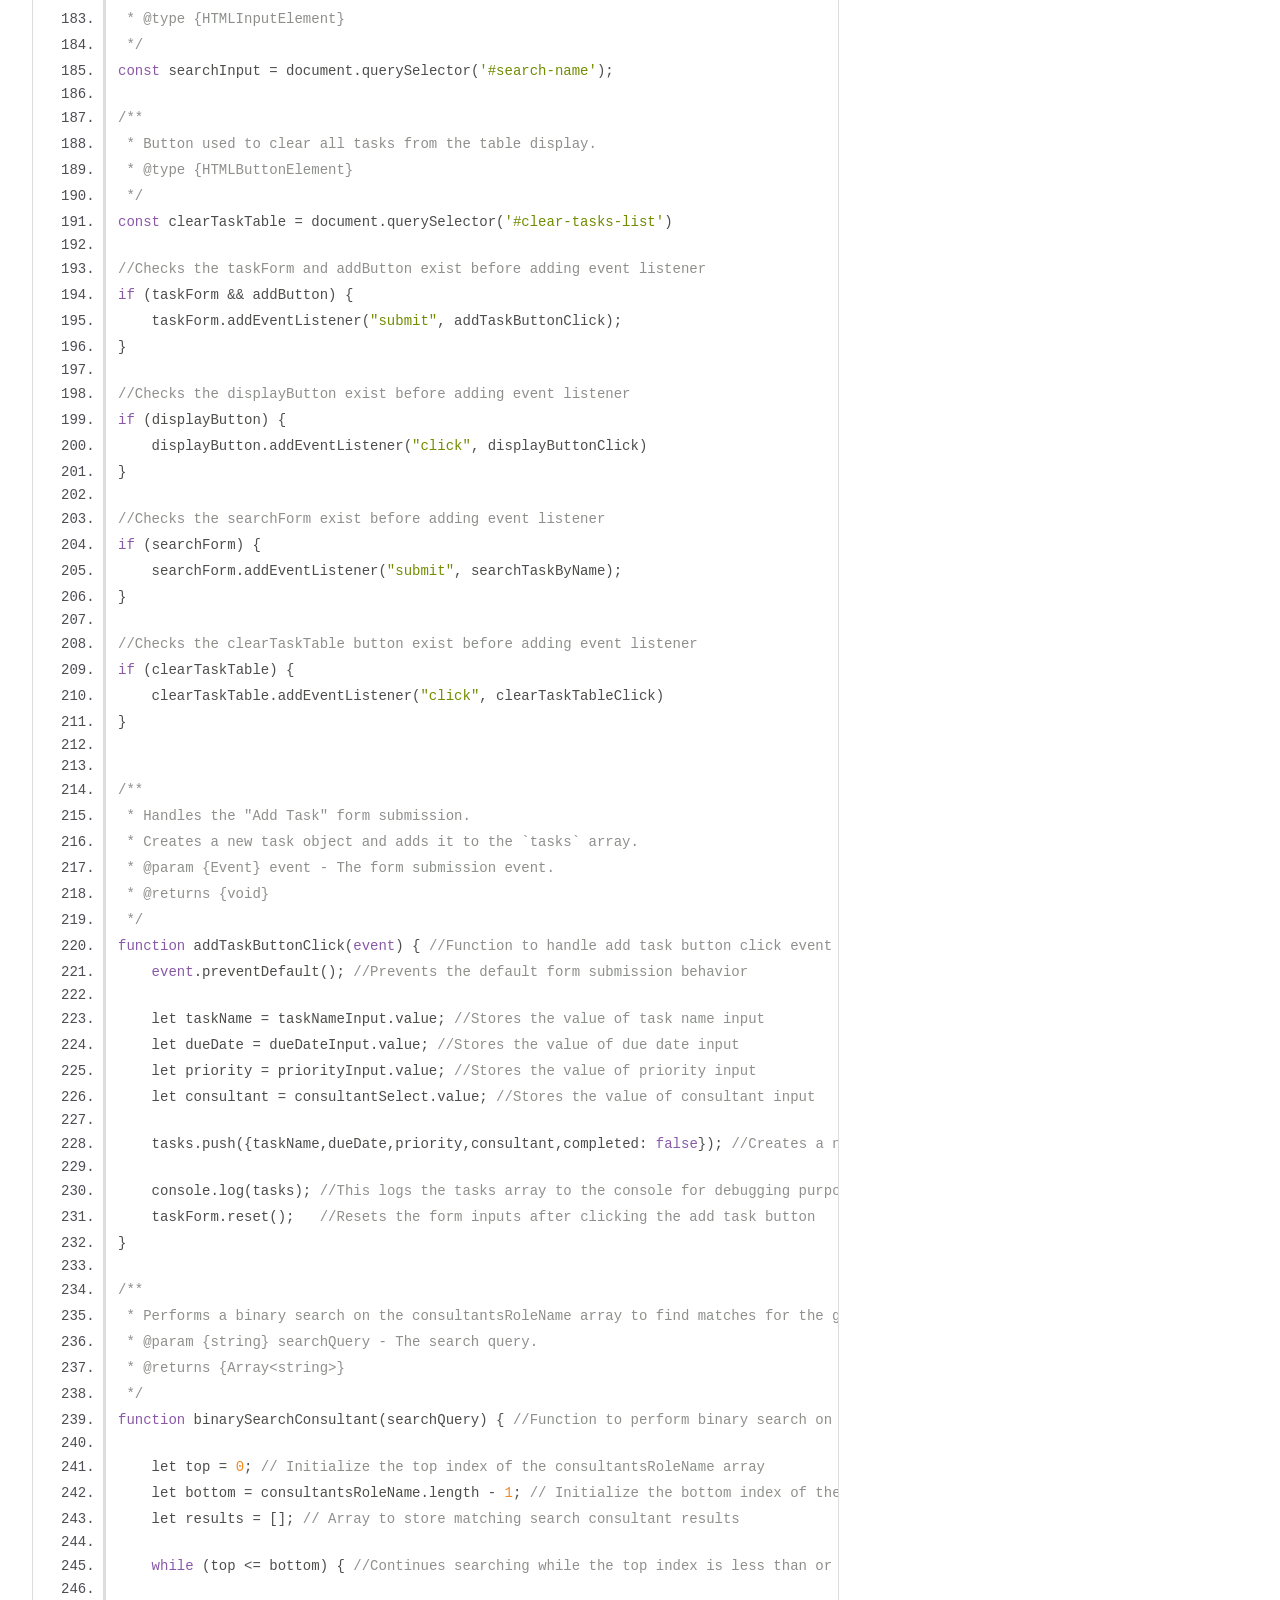
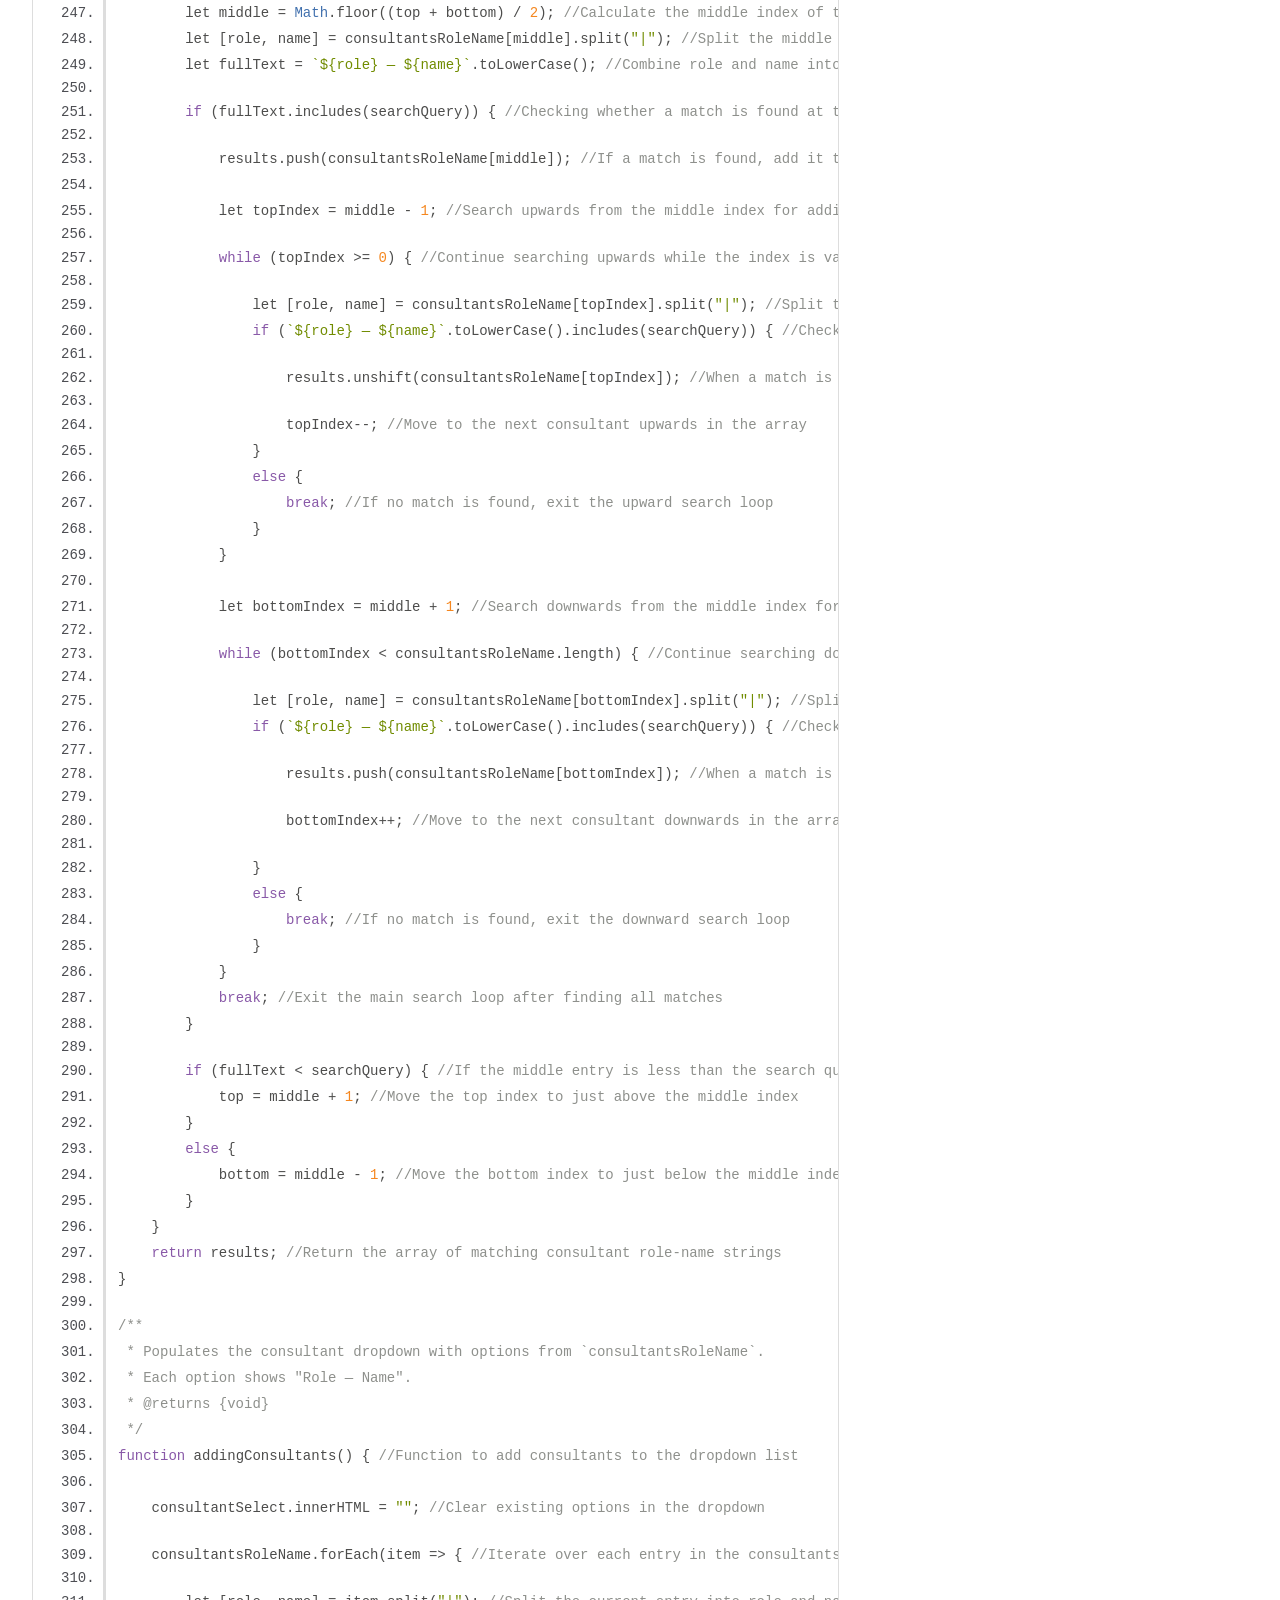
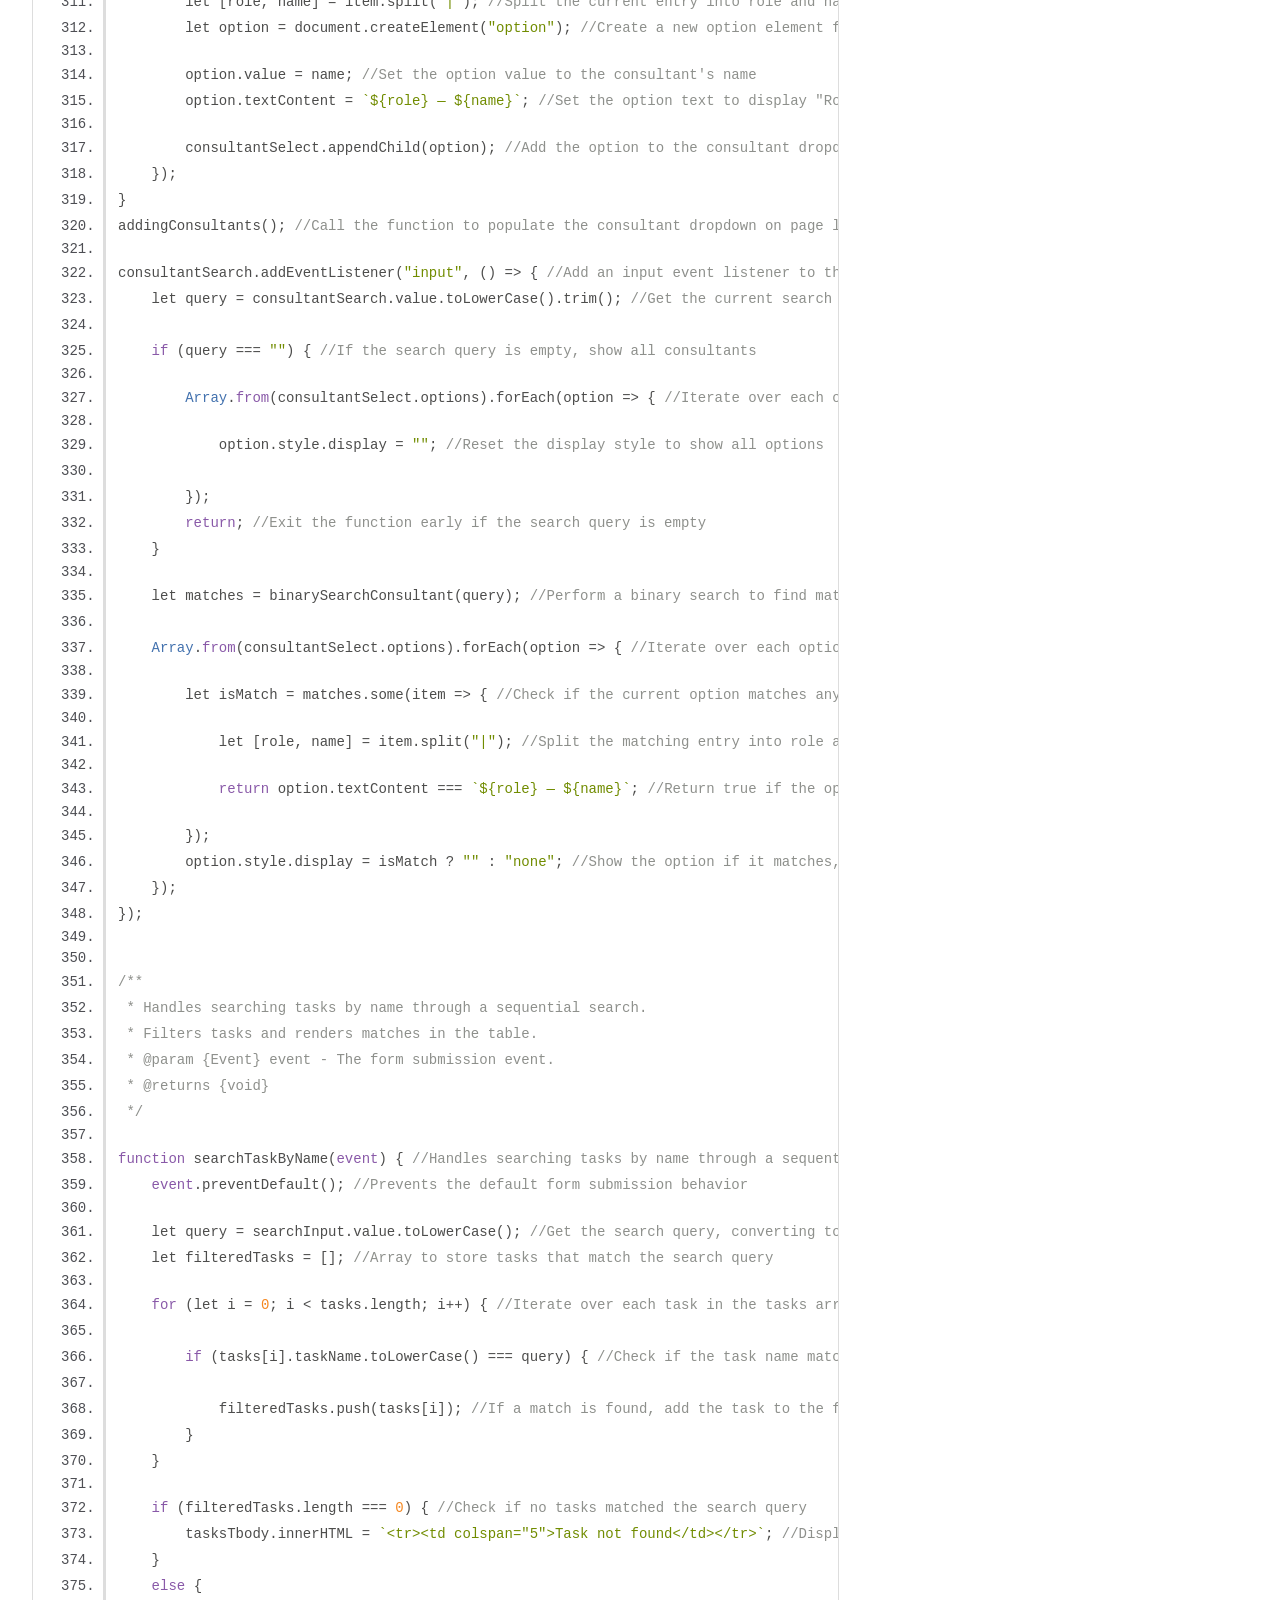
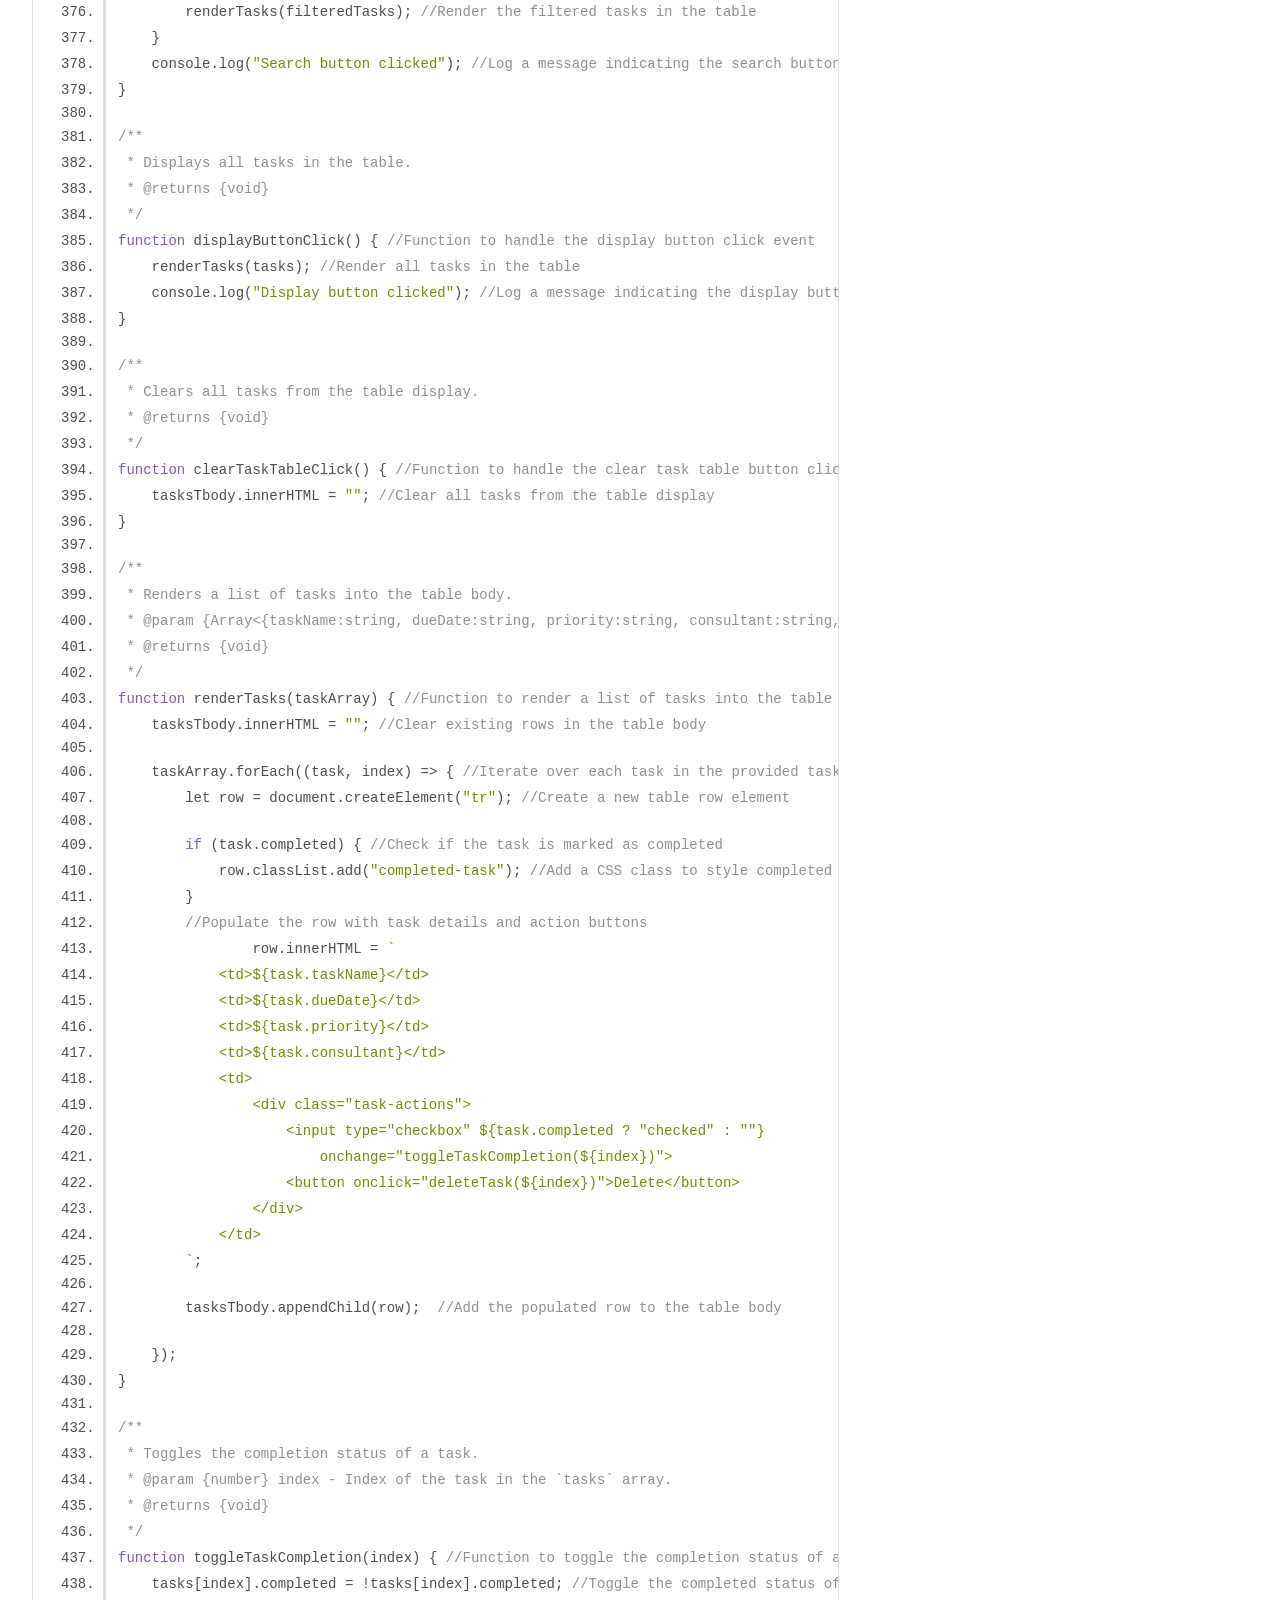
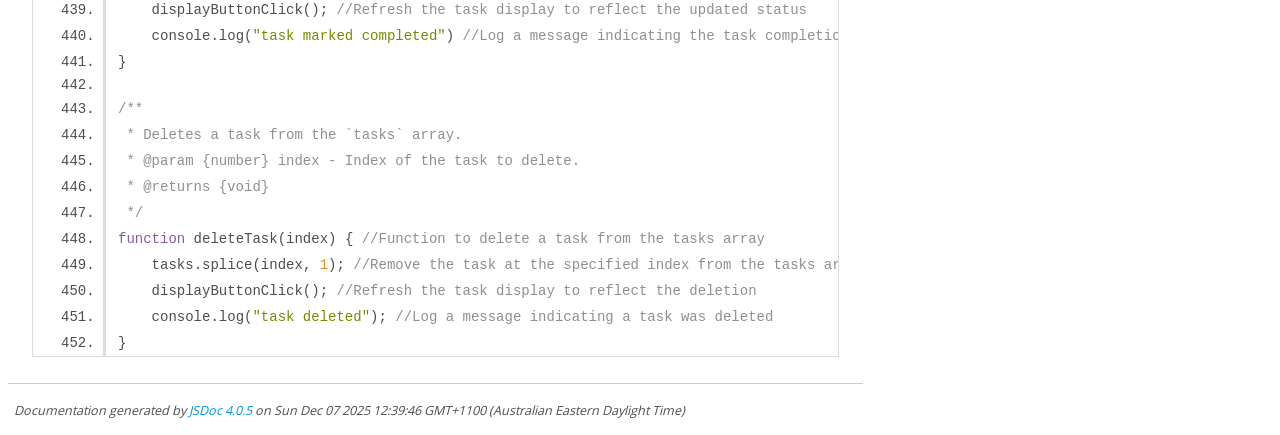
<file: docs/tasks.js.html>
<!DOCTYPE html>
<html lang="en">
<head>
    <meta charset="utf-8">
    <title>JSDoc: Source: tasks.js</title>

    <script src="scripts/prettify/prettify.js"> </script>
    <script src="scripts/prettify/lang-css.js"> </script>
    <!--[if lt IE 9]>
      <script src="//html5shiv.googlecode.com/svn/trunk/html5.js"></script>
    <![endif]-->
    <link type="text/css" rel="stylesheet" href="styles/prettify-tomorrow.css">
    <link type="text/css" rel="stylesheet" href="styles/jsdoc-default.css">
</head>

<body>

<div id="main">

    <h1 class="page-title">Source: tasks.js</h1>

    



    
    <section>
        <article>
            <pre class="prettyprint source linenums"><code>// An array of "role|name" strings for binary-search lookup of a consultant by role.
/**
 * List of consultants with their roles.
 * Each entry is formatted as "Role|Name".
 * @type {string[]}
 */
var consultantsRoleName = [
    "Accounts Clerk (Payable)|Alice Johnson",
    "Accounts Clerk (Receivable)|Bob Johnson",
    "Accounts Manager|Carla Johnson",
    "Accounts Officer|David Johnson",
    "Accounts Team Leader|Emma Johnson",
    "Administration Assistant|Frank Johnson",
    "Administration Manager|Grace Johnson",
    "Administration Supervisor|Hank Johnson",
    "Brand Coordinator|Ivy Johnson",
    "Brand Manager|Jack Johnson",
    "Business Development Manager|Kelly Johnson",
    "Call Centre Manager|Liam Johnson",
    "Call Centre Operator|Mia Johnson",
    "Chief Data Officer|Noah Johnson",
    "Chief Executive Officer|Olivia Johnson",
    "Chief Technical Officer|Paul Johnson",
    "Chief of Operations|Quinn Johnson",
    "Client Partnerships Lead|Rachel Johnson",
    "Complaint Resolution Team Leader|Sam Johnson",
    "Corporate Social Responsibility Manager|Tina Johnson",
    "Customer Accounts Manager|Uma Johnson",
    "Customer Experience Administrator|Vince Johnson",
    "Customer Experience Data Manager|Wendy Johnson",
    "Customer Experience Manager|Xavier Johnson",
    "Customer Insight Coordinator|Yara Johnson",
    "Customer Service Officer|Zane Johnson",
    "Cyber Security Engineer|Abby Jones",
    "Database Development Team Leader|Ben Jones",
    "Digital Media Coordinator|Clara Jones",
    "Employee Relations Advisor|Derek Jones",
    "Employee Relations Officer|Ella Jones",
    "Employee Relations Team Lead|Felix Jones",
    "Employee Services Manager|Gina Jones",
    "Employee Social Planner|Harry Jones",
    "Engineering Consultant|Iris Jones",
    "Financial Controller|Jake Jones",
    "Finance Officer|Kara Jones",
    "Financial Planner|Leo Jones",
    "Head of Customer Service|Maya Jones",
    "Head of Finance|Nate Jones",
    "Head of Marketing|Opal Jones",
    "Human Resources Advisor|Pete Jones",
    "Human Resources Analyst|Quinn Jones",
    "Human Resources Consultant|Ruby Jones",
    "Human Resources Coordinator|Sean Jones",
    "Human Resources Director|Tara Jones",
    "Human Resources Information Systems Administrator|Ulysses Jones",
    "Internal Audit Officer|Violet Jones",
    "Internal Relations Team Lead|Will Jones",
    "ICT Consultant|Xena Jones",
    "ICT Services Senior Manager|Yuri Jones",
    "ICT Support Senior Manager|Zoe Jones",
    "ICT Network Senior Manager|Anna Brown",
    "ICT Security Senior Manager|Bill Brown",
    "Marketing and Communications Manager|Cara Brown",
    "Marketing and Research Analyst|Dean Brown",
    "Marketing and Research Coordinator|Eva Brown",
    "Marketing Assistant|Finn Brown",
    "Marketing Consultant|Gwen Brown",
    "Marketing Coordinator|Hank Brown",
    "Marketing Manager|Ivy Brown",
    "Media Coordinator|Jake Brown",
    "Media Planning Coordinator|Kara Brown",
    "Organisational Development Coordinator|Liam Brown",
    "Payroll Manager|Mia Brown",
    "Payroll Officer|Noah Brown",
    "Portfolio Team Leader|Olivia Brown",
    "Procurement Manager|Paul Brown",
    "Procurement Officer|Quinn Brown",
    "Product Development Coordinator|Rachel Brown",
    "Public Relations Lead|Sam Brown",
    "Quality Assurance Officer|Tina Brown",
    "Reception Manager|Uma Brown",
    "Receptionist|Vince Brown",
    "Recruitment Advisor|Wendy Brown",
    "Recruitment Coordinator|Xavier Brown",
    "Recruitment, Selection and Onboarding Administrator|Yara Brown",
    "Research Officer|Zane Brown",
    "Return To Work Coordinator|Abby Smith",
    "Salary Administrator|Ben Smith",
    "Service Desk Officer Level 1|Clara Smith",
    "Social Media Lead|Derek Smith",
    "Strategic Analyst|Ella Smith",
    "Strategic Planning Manager|Felix Smith",
    "Software Development Team Leader|Gina Smith",
    "Security Administrator|Harry Smith",
    "Security Manager|Iris Smith",
    "Sustainability Officer|Jake Smith",
    "Talent Acquisition Manager|Kara Smith",
    "Telecommunication Technician|Leo Smith",
    "Telecommunications Senior Manager|Maya Smith",
    "Technical Support Officer Level 2|Nate Smith",
    "Technical Support Specialist Level 3|Opal Smith",
    "Taxation Manager|Pete Smith",
    "Taxation Officer|Quinn Smith",
    "Training Advisor|Ruby Smith",
    "Training and Development Administrator|Sean Smith",
    "Training and Development Manager|Tara Smith",
    "Web Development Team Leader|Ulysses Smith",
    "Work Health and Safety Administrator|Violet Smith",
    "Work Health and Safety Coordinator|Will Smith",
    "Work Health and Safety Manager|Xena Smith",
    "Work Health and Safety Officer|Yuri Smith"
];

/**
 * Array of task objects created by the user.
 * Each task contains name, due date, priority, consultant, and completion status.
 * @type {Array&lt;{taskName:string, dueDate:string, priority:string, consultant:string, completed:boolean}>}
 */

let tasks = [];

/**
 * Form element used to add new tasks.
 * @type {HTMLFormElement}
 */
const taskForm = document.querySelector('#add-task-form');

/**
 * Input field for entering the task name.
 * @type {HTMLInputElement}
 */
const taskNameInput = document.querySelector('#task-name');

/**
 * Input field for entering the task due date.
 * @type {HTMLInputElement}
 */
const dueDateInput = document.querySelector('#due-date');

/**
 * Input field for selecting the task priority level.
 * @type {HTMLSelectElement}
 */
const priorityInput = document.querySelector('#priority-level');

/**
 * Dropdown list of consultants populated from `arr`.
 * @type {HTMLSelectElement}
 */
const consultantSelect = document.querySelector('#consultant');

/**
 * Input field for searching consultants by role or name.
 * @type {HTMLInputElement}
 */
const consultantSearch = document.querySelector('#consultant-search');

/**
 * Button used to add a new task.
 * @type {HTMLButtonElement}
 */
const addButton = document.querySelector('#btn-add-task');

/**
 * Button used to display all tasks in the table.
 * @type {HTMLButtonElement}
 */
const displayButton = document.querySelector('#display-all-tasks');

/**
 * Table body element where tasks are rendered.
 * @type {HTMLTableSectionElement}
 */
const tasksTbody = document.querySelector('#tasks-tbody');

/**
 * Form element used to search tasks by name.
 * @type {HTMLFormElement}
 */
const searchForm = document.querySelector('#search-task');

/**
 * Input field for entering the task name to search.
 * @type {HTMLInputElement}
 */
const searchInput = document.querySelector('#search-name');

/**
 * Button used to clear all tasks from the table display.
 * @type {HTMLButtonElement}
 */
const clearTaskTable = document.querySelector('#clear-tasks-list')

//Checks the taskForm and addButton exist before adding event listener
if (taskForm &amp;&amp; addButton) {
    taskForm.addEventListener("submit", addTaskButtonClick);
}

//Checks the displayButton exist before adding event listener
if (displayButton) {
    displayButton.addEventListener("click", displayButtonClick)
}

//Checks the searchForm exist before adding event listener
if (searchForm) {
    searchForm.addEventListener("submit", searchTaskByName);
}

//Checks the clearTaskTable button exist before adding event listener
if (clearTaskTable) {
    clearTaskTable.addEventListener("click", clearTaskTableClick)
}


/**
 * Handles the "Add Task" form submission.
 * Creates a new task object and adds it to the `tasks` array.
 * @param {Event} event - The form submission event.
 * @returns {void}
 */
function addTaskButtonClick(event) { //Function to handle add task button click event
    event.preventDefault(); //Prevents the default form submission behavior

    let taskName = taskNameInput.value; //Stores the value of task name input
    let dueDate = dueDateInput.value; //Stores the value of due date input
    let priority = priorityInput.value; //Stores the value of priority input
    let consultant = consultantSelect.value; //Stores the value of consultant input

    tasks.push({taskName,dueDate,priority,consultant,completed: false}); //Creates a new task record and adds it to the tasks array

    console.log(tasks); //This logs the tasks array to the console for debugging purposes
    taskForm.reset();   //Resets the form inputs after clicking the add task button
}

/**
 * Performs a binary search on the consultantsRoleName array to find matches for the given query.
 * @param {string} searchQuery - The search query.
 * @returns {Array&lt;string>} 
 */
function binarySearchConsultant(searchQuery) { //Function to perform binary search on consultantsRoleName array

    let top = 0; // Initialize the top index of the consultantsRoleName array
    let bottom = consultantsRoleName.length - 1; // Initialize the bottom index of the consultantsRoleName array
    let results = []; // Array to store matching search consultant results

    while (top &lt;= bottom) { //Continues searching while the top index is less than or equal to the bottom index

        let middle = Math.floor((top + bottom) / 2); //Calculate the middle index of the current search range
        let [role, name] = consultantsRoleName[middle].split("|"); //Split the middle entry into role and name as shown in the array
        let fullText = `${role} — ${name}`.toLowerCase(); //Combine role and name into a single string for comparison, converting to lowercase for case-insensitive search

        if (fullText.includes(searchQuery)) { //Checking whether a match is found at the middle index

            results.push(consultantsRoleName[middle]); //If a match is found, add it to the results array
            
            let topIndex = middle - 1; //Search upwards from the middle index for additional matches

            while (topIndex >= 0) { //Continue searching upwards while the index is valid

                let [role, name] = consultantsRoleName[topIndex].split("|"); //Split the current entry into role and name
                if (`${role} — ${name}`.toLowerCase().includes(searchQuery)) { //Checking whether the current entry matches the search query

                    results.unshift(consultantsRoleName[topIndex]); //When a match is found, add it to the beginning of the results array

                    topIndex--; //Move to the next consultant upwards in the array
                } 
                else {
                    break; //If no match is found, exit the upward search loop
                }
            }
            
            let bottomIndex = middle + 1; //Search downwards from the middle index for additional matches

            while (bottomIndex &lt; consultantsRoleName.length) { //Continue searching downwards while the index is valid

                let [role, name] = consultantsRoleName[bottomIndex].split("|"); //Split the current entry into role and name as shown in the array
                if (`${role} — ${name}`.toLowerCase().includes(searchQuery)) { //Checking whether the current entry matches the search query

                    results.push(consultantsRoleName[bottomIndex]); //When a match is found, add it to the end of the results array

                    bottomIndex++; //Move to the next consultant downwards in the array

                } 
                else {
                    break; //If no match is found, exit the downward search loop
                }
            }
            break; //Exit the main search loop after finding all matches
        }

        if (fullText &lt; searchQuery) { //If the middle entry is less than the search query, adjust the top index to search the upper half
            top = middle + 1; //Move the top index to just above the middle index
        } 
        else {
            bottom = middle - 1; //Move the bottom index to just below the middle index
        }
    }
    return results; //Return the array of matching consultant role-name strings
}

/**
 * Populates the consultant dropdown with options from `consultantsRoleName`.
 * Each option shows "Role — Name".
 * @returns {void}
 */
function addingConsultants() { //Function to add consultants to the dropdown list
    
    consultantSelect.innerHTML = ""; //Clear existing options in the dropdown

    consultantsRoleName.forEach(item => { //Iterate over each entry in the consultantsRoleName array

        let [role, name] = item.split("|"); //Split the current entry into role and name
        let option = document.createElement("option"); //Create a new option element for the dropdown

        option.value = name; //Set the option value to the consultant's name
        option.textContent = `${role} — ${name}`; //Set the option text to display "Role — Name"

        consultantSelect.appendChild(option); //Add the option to the consultant dropdown
    });
}
addingConsultants(); //Call the function to populate the consultant dropdown on page load

consultantSearch.addEventListener("input", () => { //Add an input event listener to the consultant search field
    let query = consultantSearch.value.toLowerCase().trim(); //Get the current search query, converting to lowercase and trimming whitespace
    
    if (query === "") { //If the search query is empty, show all consultants

        Array.from(consultantSelect.options).forEach(option => { //Iterate over each option in the consultant dropdown

            option.style.display = ""; //Reset the display style to show all options
            
        }); 
        return; //Exit the function early if the search query is empty
    }

    let matches = binarySearchConsultant(query); //Perform a binary search to find matching consultants for the search query
    
    Array.from(consultantSelect.options).forEach(option => { //Iterate over each option in the consultant dropdown

        let isMatch = matches.some(item => { //Check if the current option matches any of the search results

            let [role, name] = item.split("|"); //Split the matching entry into role and name

            return option.textContent === `${role} — ${name}`; //Return true if the option text matches the "Role — Name" format

        });
        option.style.display = isMatch ? "" : "none"; //Show the option if it matches, otherwise hide it
    });
});


/**
 * Handles searching tasks by name through a sequential search.
 * Filters tasks and renders matches in the table.
 * @param {Event} event - The form submission event.
 * @returns {void}
 */

function searchTaskByName(event) { //Handles searching tasks by name through a sequential search
    event.preventDefault(); //Prevents the default form submission behavior

    let query = searchInput.value.toLowerCase(); //Get the search query, converting to lowercase for case-insensitive comparison
    let filteredTasks = []; //Array to store tasks that match the search query

    for (let i = 0; i &lt; tasks.length; i++) { //Iterate over each task in the tasks array
        
        if (tasks[i].taskName.toLowerCase() === query) { //Check if the task name matches the search query
           
            filteredTasks.push(tasks[i]); //If a match is found, add the task to the filteredTasks array
        }
    }

    if (filteredTasks.length === 0) { //Check if no tasks matched the search query
        tasksTbody.innerHTML = `&lt;tr>&lt;td colspan="5">Task not found&lt;/td>&lt;/tr>`; //Display a message indicating no tasks were found
    } 
    else {
        renderTasks(filteredTasks); //Render the filtered tasks in the table
    }
    console.log("Search button clicked"); //Log a message indicating the search button was clicked
}

/**
 * Displays all tasks in the table.
 * @returns {void}
 */
function displayButtonClick() { //Function to handle the display button click event
    renderTasks(tasks); //Render all tasks in the table
    console.log("Display button clicked"); //Log a message indicating the display button was clicked
}

/**
 * Clears all tasks from the table display.
 * @returns {void}
 */
function clearTaskTableClick() { //Function to handle the clear task table button click event
    tasksTbody.innerHTML = ""; //Clear all tasks from the table display
}

/**
 * Renders a list of tasks into the table body.
 * @param {Array&lt;{taskName:string, dueDate:string, priority:string, consultant:string, completed:boolean}>} taskArray - Array of tasks to render.
 * @returns {void}
 */
function renderTasks(taskArray) { //Function to render a list of tasks into the table body
    tasksTbody.innerHTML = ""; //Clear existing rows in the table body

    taskArray.forEach((task, index) => { //Iterate over each task in the provided task array
        let row = document.createElement("tr"); //Create a new table row element

        if (task.completed) { //Check if the task is marked as completed
            row.classList.add("completed-task"); //Add a CSS class to style completed tasks
        }
        //Populate the row with task details and action buttons
                row.innerHTML = ` 
            &lt;td>${task.taskName}&lt;/td>
            &lt;td>${task.dueDate}&lt;/td>
            &lt;td>${task.priority}&lt;/td>
            &lt;td>${task.consultant}&lt;/td>
            &lt;td>
                &lt;div class="task-actions">
                    &lt;input type="checkbox" ${task.completed ? "checked" : ""} 
                        onchange="toggleTaskCompletion(${index})">
                    &lt;button onclick="deleteTask(${index})">Delete&lt;/button>
                &lt;/div>
            &lt;/td>
        `;

        tasksTbody.appendChild(row);  //Add the populated row to the table body

    });
}

/**
 * Toggles the completion status of a task.
 * @param {number} index - Index of the task in the `tasks` array.
 * @returns {void}
 */
function toggleTaskCompletion(index) { //Function to toggle the completion status of a task
    tasks[index].completed = !tasks[index].completed; //Toggle the completed status of the task at the specified index
    displayButtonClick(); //Refresh the task display to reflect the updated status
    console.log("task marked completed") //Log a message indicating the task completion status was toggled
}

/**
 * Deletes a task from the `tasks` array.
 * @param {number} index - Index of the task to delete.
 * @returns {void}
 */
function deleteTask(index) { //Function to delete a task from the tasks array
    tasks.splice(index, 1); //Remove the task at the specified index from the tasks array
    displayButtonClick(); //Refresh the task display to reflect the deletion
    console.log("task deleted"); //Log a message indicating a task was deleted
}</code></pre>
        </article>
    </section>




</div>

<nav>
    <h2><a href="index.html">Home</a></h2><h3>Events</h3><ul><li><a href="global.html#event:click">click</a></li></ul><h3>Global</h3><ul><li><a href="global.html#addButton">addButton</a></li><li><a href="global.html#addTaskButtonClick">addTaskButtonClick</a></li><li><a href="global.html#addingConsultants">addingConsultants</a></li><li><a href="global.html#binarySearchConsultant">binarySearchConsultant</a></li><li><a href="global.html#clearTaskTable">clearTaskTable</a></li><li><a href="global.html#clearTaskTableClick">clearTaskTableClick</a></li><li><a href="global.html#consultantSearch">consultantSearch</a></li><li><a href="global.html#consultantSelect">consultantSelect</a></li><li><a href="global.html#consultantsRoleName">consultantsRoleName</a></li><li><a href="global.html#contactForm">contactForm</a></li><li><a href="global.html#darkModeToggle">darkModeToggle</a></li><li><a href="global.html#deleteTask">deleteTask</a></li><li><a href="global.html#displayButton">displayButton</a></li><li><a href="global.html#displayButtonClick">displayButtonClick</a></li><li><a href="global.html#dueDateInput">dueDateInput</a></li><li><a href="global.html#emailInput">emailInput</a></li><li><a href="global.html#messageInput">messageInput</a></li><li><a href="global.html#nameInput">nameInput</a></li><li><a href="global.html#priorityInput">priorityInput</a></li><li><a href="global.html#renderTasks">renderTasks</a></li><li><a href="global.html#searchForm">searchForm</a></li><li><a href="global.html#searchInput">searchInput</a></li><li><a href="global.html#searchTaskByName">searchTaskByName</a></li><li><a href="global.html#sendButton">sendButton</a></li><li><a href="global.html#sendButtonClick">sendButtonClick</a></li><li><a href="global.html#taskForm">taskForm</a></li><li><a href="global.html#taskNameInput">taskNameInput</a></li><li><a href="global.html#tasks">tasks</a></li><li><a href="global.html#tasksTbody">tasksTbody</a></li><li><a href="global.html#toggleTaskCompletion">toggleTaskCompletion</a></li></ul>
</nav>

<br class="clear">

<footer>
    Documentation generated by <a href="https://github.com/jsdoc/jsdoc">JSDoc 4.0.5</a> on Sun Dec 07 2025 12:39:46 GMT+1100 (Australian Eastern Daylight Time)
</footer>

<script> prettyPrint(); </script>
<script src="scripts/linenumber.js"> </script>
</body>
</html>
</file>
<file: docs/styles/prettify-tomorrow.css>
/* Tomorrow Theme */
/* Original theme - https://github.com/chriskempson/tomorrow-theme */
/* Pretty printing styles. Used with prettify.js. */
/* SPAN elements with the classes below are added by prettyprint. */
/* plain text */
.pln {
  color: #4d4d4c; }

@media screen {
  /* string content */
  .str {
    color: #718c00; }

  /* a keyword */
  .kwd {
    color: #8959a8; }

  /* a comment */
  .com {
    color: #8e908c; }

  /* a type name */
  .typ {
    color: #4271ae; }

  /* a literal value */
  .lit {
    color: #f5871f; }

  /* punctuation */
  .pun {
    color: #4d4d4c; }

  /* lisp open bracket */
  .opn {
    color: #4d4d4c; }

  /* lisp close bracket */
  .clo {
    color: #4d4d4c; }

  /* a markup tag name */
  .tag {
    color: #c82829; }

  /* a markup attribute name */
  .atn {
    color: #f5871f; }

  /* a markup attribute value */
  .atv {
    color: #3e999f; }

  /* a declaration */
  .dec {
    color: #f5871f; }

  /* a variable name */
  .var {
    color: #c82829; }

  /* a function name */
  .fun {
    color: #4271ae; } }
/* Use higher contrast and text-weight for printable form. */
@media print, projection {
  .str {
    color: #060; }

  .kwd {
    color: #006;
    font-weight: bold; }

  .com {
    color: #600;
    font-style: italic; }

  .typ {
    color: #404;
    font-weight: bold; }

  .lit {
    color: #044; }

  .pun, .opn, .clo {
    color: #440; }

  .tag {
    color: #006;
    font-weight: bold; }

  .atn {
    color: #404; }

  .atv {
    color: #060; } }
/* Style */
/*
pre.prettyprint {
  background: white;
  font-family: Consolas, Monaco, 'Andale Mono', monospace;
  font-size: 12px;
  line-height: 1.5;
  border: 1px solid #ccc;
  padding: 10px; }
*/

/* Specify class=linenums on a pre to get line numbering */
ol.linenums {
  margin-top: 0;
  margin-bottom: 0; }

/* IE indents via margin-left */
li.L0,
li.L1,
li.L2,
li.L3,
li.L4,
li.L5,
li.L6,
li.L7,
li.L8,
li.L9 {
  /* */ }

/* Alternate shading for lines */
li.L1,
li.L3,
li.L5,
li.L7,
li.L9 {
  /* */ }
</file>
<file: docs/styles/jsdoc-default.css>
@font-face {
    font-family: 'Open Sans';
    font-weight: normal;
    font-style: normal;
    src: url('../fonts/OpenSans-Regular-webfont.eot');
    src:
        local('Open Sans'),
        local('OpenSans'),
        url('../fonts/OpenSans-Regular-webfont.eot?#iefix') format('embedded-opentype'),
        url('../fonts/OpenSans-Regular-webfont.woff') format('woff'),
        url('../fonts/OpenSans-Regular-webfont.svg#open_sansregular') format('svg');
}

@font-face {
    font-family: 'Open Sans Light';
    font-weight: normal;
    font-style: normal;
    src: url('../fonts/OpenSans-Light-webfont.eot');
    src:
        local('Open Sans Light'),
        local('OpenSans Light'),
        url('../fonts/OpenSans-Light-webfont.eot?#iefix') format('embedded-opentype'),
        url('../fonts/OpenSans-Light-webfont.woff') format('woff'),
        url('../fonts/OpenSans-Light-webfont.svg#open_sanslight') format('svg');
}

html
{
    overflow: auto;
    background-color: #fff;
    font-size: 14px;
}

body
{
    font-family: 'Open Sans', sans-serif;
    line-height: 1.5;
    color: #4d4e53;
    background-color: white;
}

a, a:visited, a:active {
    color: #0095dd;
    text-decoration: none;
}

a:hover {
    text-decoration: underline;
}

header
{
    display: block;
    padding: 0px 4px;
}

tt, code, kbd, samp {
    font-family: Consolas, Monaco, 'Andale Mono', monospace;
}

.class-description {
    font-size: 130%;
    line-height: 140%;
    margin-bottom: 1em;
    margin-top: 1em;
}

.class-description:empty {
    margin: 0;
}

#main {
    float: left;
    width: 70%;
}

article dl {
    margin-bottom: 40px;
}

article img {
  max-width: 100%;
}

section
{
    display: block;
    background-color: #fff;
    padding: 12px 24px;
    border-bottom: 1px solid #ccc;
    margin-right: 30px;
}

.variation {
    display: none;
}

.signature-attributes {
    font-size: 60%;
    color: #aaa;
    font-style: italic;
    font-weight: lighter;
}

nav
{
    display: block;
    float: right;
    margin-top: 28px;
    width: 30%;
    box-sizing: border-box;
    border-left: 1px solid #ccc;
    padding-left: 16px;
}

nav ul {
    font-family: 'Lucida Grande', 'Lucida Sans Unicode', arial, sans-serif;
    font-size: 100%;
    line-height: 17px;
    padding: 0;
    margin: 0;
    list-style-type: none;
}

nav ul a, nav ul a:visited, nav ul a:active {
    font-family: Consolas, Monaco, 'Andale Mono', monospace;
    line-height: 18px;
    color: #4D4E53;
}

nav h3 {
    margin-top: 12px;
}

nav li {
    margin-top: 6px;
}

footer {
    display: block;
    padding: 6px;
    margin-top: 12px;
    font-style: italic;
    font-size: 90%;
}

h1, h2, h3, h4 {
    font-weight: 200;
    margin: 0;
}

h1
{
    font-family: 'Open Sans Light', sans-serif;
    font-size: 48px;
    letter-spacing: -2px;
    margin: 12px 24px 20px;
}

h2, h3.subsection-title
{
    font-size: 30px;
    font-weight: 700;
    letter-spacing: -1px;
    margin-bottom: 12px;
}

h3
{
    font-size: 24px;
    letter-spacing: -0.5px;
    margin-bottom: 12px;
}

h4
{
    font-size: 18px;
    letter-spacing: -0.33px;
    margin-bottom: 12px;
    color: #4d4e53;
}

h5, .container-overview .subsection-title
{
    font-size: 120%;
    font-weight: bold;
    letter-spacing: -0.01em;
    margin: 8px 0 3px 0;
}

h6
{
    font-size: 100%;
    letter-spacing: -0.01em;
    margin: 6px 0 3px 0;
    font-style: italic;
}

table
{
    border-spacing: 0;
    border: 0;
    border-collapse: collapse;
}

td, th
{
    border: 1px solid #ddd;
    margin: 0px;
    text-align: left;
    vertical-align: top;
    padding: 4px 6px;
    display: table-cell;
}

thead tr
{
    background-color: #ddd;
    font-weight: bold;
}

th { border-right: 1px solid #aaa; }
tr > th:last-child { border-right: 1px solid #ddd; }

.ancestors, .attribs { color: #999; }
.ancestors a, .attribs a
{
    color: #999 !important;
    text-decoration: none;
}

.clear
{
    clear: both;
}

.important
{
    font-weight: bold;
    color: #950B02;
}

.yes-def {
    text-indent: -1000px;
}

.type-signature {
    color: #aaa;
}

.name, .signature {
    font-family: Consolas, Monaco, 'Andale Mono', monospace;
}

.details { margin-top: 14px; border-left: 2px solid #DDD; }
.details dt { width: 120px; float: left; padding-left: 10px;  padding-top: 6px; }
.details dd { margin-left: 70px; }
.details ul { margin: 0; }
.details ul { list-style-type: none; }
.details li { margin-left: 30px; padding-top: 6px; }
.details pre.prettyprint { margin: 0 }
.details .object-value { padding-top: 0; }

.description {
    margin-bottom: 1em;
    margin-top: 1em;
}

.code-caption
{
    font-style: italic;
    font-size: 107%;
    margin: 0;
}

.source
{
    border: 1px solid #ddd;
    width: 80%;
    overflow: auto;
}

.prettyprint.source {
    width: inherit;
}

.source code
{
    font-size: 100%;
    line-height: 18px;
    display: block;
    padding: 4px 12px;
    margin: 0;
    background-color: #fff;
    color: #4D4E53;
}

.prettyprint code span.line
{
  display: inline-block;
}

.prettyprint.linenums
{
  padding-left: 70px;
  -webkit-user-select: none;
  -moz-user-select: none;
  -ms-user-select: none;
  user-select: none;
}

.prettyprint.linenums ol
{
  padding-left: 0;
}

.prettyprint.linenums li
{
  border-left: 3px #ddd solid;
}

.prettyprint.linenums li.selected,
.prettyprint.linenums li.selected *
{
  background-color: lightyellow;
}

.prettyprint.linenums li *
{
  -webkit-user-select: text;
  -moz-user-select: text;
  -ms-user-select: text;
  user-select: text;
}

.params .name, .props .name, .name code {
    color: #4D4E53;
    font-family: Consolas, Monaco, 'Andale Mono', monospace;
    font-size: 100%;
}

.params td.description > p:first-child,
.props td.description > p:first-child
{
    margin-top: 0;
    padding-top: 0;
}

.params td.description > p:last-child,
.props td.description > p:last-child
{
    margin-bottom: 0;
    padding-bottom: 0;
}

.disabled {
    color: #454545;
}
</file>
<file: styles/general-style.css>
body.dark-theme {
    background-color: #333;
    color: #fff;
}

#dark-toggle {
    font-size: 28px;
    padding: 0.5em 0.5em;
    border-radius: 6px;
    background-color: #fff;
    color: #A08463;
    border: 1px solid #A08463;
    margin-left: auto;
}

body.dark-theme #dark-toggle {
    background-color: #333;
    color: #A08463;
    border: 1px solid #A08463;
}

body.dark-theme body {
    background-color: #444;
    color: #fff;
}

body.dark-theme fieldset {
    background-color: #444;
    color: #fff;
}

body.dark-theme h2 {
    color: #fff;
    padding-right: 50px;
    text-align: center;
    font-size: 22px;
    font-family: Georgia, 'Times New Roman', Times, serif;
}

.main-nav a {
    display: inline-block;
    flex-direction: row;
    justify-content: center;
    padding: 0.5em 0.5em;
    font-size: 28px;
    box-sizing: border-box;
    outline: 1px solid #A08463;
    border-radius: 6px;
    color: #A08463;
    font-family: Georgia, 'Times New Roman', Times, serif;
    gap: 4em;
    text-decoration: none;
}

header {
    display: flex;
    flex-direction: row;
    gap: 150px;
    align-items: center;
    box-sizing: border-box;
    margin: 0;
    padding: 0;
    margin-left: auto;
    margin-right: auto;
    max-width: 1200px;
    color:#A08463;
}

h1 {
    padding-right: 50px;
    text-align: center;
    font-size: 28px;
    color: #A08463;
    font-family:Georgia, 'Times New Roman', Times, serif;
}

h2 {
    padding-right: 50px;
    text-align: center;
    font-size: 22px;
    color:#424754;
    font-family: Georgia, 'Times New Roman', Times, serif;
}

body {
    height: 100%;
    margin: 0;
    color:black;
    font-family: 'Calibri', Candara, 'Segoe UI', Optima, Arial, sans-serif;
    display: flex;
    flex-direction: column;
    font-size: 12px;
}

main {
    flex: 1;
}

button {
    border-radius: 6px;
    cursor: pointer;
}

.footer-links {
    display: flex;
    gap: 250px;
    justify-content: center;

}


@media screen and (max-width: 700px) {
    .home-content {
        flex-direction: column;
        align-items: center;
    }

    .home-content img {
        width: 100%;
        max-width: 500px;
    }

    .home-instructions {
        width: 100%;
    }
}

footer {
    padding: 1em;
    color: black;
    text-align: center;
    padding: 1em;
    background-color: #424754;
    color: #fff;
    text-align: center;
    margin-top: auto;
    margin-bottom: 100px;
    font-size: 16px;
    font-family: 'Calibri', Candara, 'Segoe UI', Optima, Arial, sans-serif;
}

 .footer-links{
    flex-direction: row;
    gap: 100px;
    color: #fff;
 }
 
.footer-links a {
    color: #fff;
    text-decoration: none;
}
</file>
<file: styles/contact-style.css>
.contact-header-wrapper {
    margin-left: auto;
    margin-right: auto;
    gap: 2em;
    max-width: 2200px;
    flex-direction: row;
    padding: 0.15em 0.8em;
}

.contact-content {
    display: grid;
    flex: 1;
    grid-template-columns: 1fr 1fr;
    max-width: 1100px;
    padding: 0.15em 0.8em;
    box-sizing: border-box;
    align-items: start;
    margin-left: auto;
    margin-right: auto;
    gap: 2em;
}

.contact-form fieldset {
    font-size: 22px;
    border: none;
    padding: 0.15em 0.8em;
    margin: 0;
    display: flex;
    flex-direction: column;
    color: black;
    font-family: 'Calibri', Candara, 'Segoe UI', Optima, Arial, sans-serif;
    
}
.contact-form input,
.contact-form textarea {
    padding: 0.30em 0.16em;
    font-size: 1rem;
    width: 100%;
    box-sizing: border-box;
    color: #000;
    font-family: 'Calibri', Candara, 'Segoe UI', Optima, Arial, sans-serif;
    border: 1px solid #666;
    border-radius: 6px;
}

body.dark-theme.contact-form input{
    background-color: #555;
    color: #fff;
    border: 1px solid #666; 
}

body.dark-theme .contact-form fieldset {
    background-color: #333;
}

body.dark-theme .contact-form input,
body.dark-theme .contact-form textarea {
    background-color: #555;
    color: #fff;
}

body.dark-theme .contact-form button {
    background-color: #555;
    color: #fff;
}

.contact-content img {
    width: 100%;
    height: auto;
    object-fit: cover;
    margin-top: 100px; 
    align-self: flex-start;

}

.contact-form form {
    text-align: center;
}

.contact-form button {
    border-radius: 6px;
    font-size: 22px;
    margin: 1rem auto 0 auto;
    display: block;
    padding: 0.5em;
    color: black;
    font-family: 'Calibri', Candara, 'Segoe UI', Optima, Arial, sans-serif;
}

@media screen and (max-width: 700px) {
    .home-content {
        flex-direction: column;
        align-items: center;
    }

    .home-content img {
        width: 100%;
        max-width: 500px;
    }

    .home-instructions {
        width: 100%;
    }
}
</file>
<file: styles/home-style.css>
.home-header-wrapper {
    display: flex;
    flex-direction: row;
    justify-content: center;
    gap: 2em;
    padding: 0.15em 0.8em;
    max-width: 2200px;
}

.main-nav a {
    flex-direction: row;
}


.home-content {
    display: flex;
    gap: 1.5rem;
    align-items: flex-start;
    margin-bottom: 1.5rem;
    align-items: center;
    max-width: 1200px;
    margin-left: auto;
    margin-right: auto;
    flex-direction: row;

}

.home-content img {
    width: 100%;
    max-width: 500px;
    height: auto;
    display: block;
    border-radius: 4px;
}

.home-instructions {
    flex: 1;
    margin-left: auto;
    margin-right: auto;
    padding: 0.15em 0.8em;   
    word-spacing: normal;
}

ul li {
    margin-bottom: 10px;
    font-size: 22px;
    list-style-type: circle;
    list-style-position: outside;

}

@media screen and (max-width: 700px) {
    .home-content {
        flex-direction: column;
        align-items: center;
    }

    .home-content img {
        width: 100%;
        max-width: 500px;
    }

    .home-instructions {
        width: 100%;
    }
}
</file>
<file: styles/tasks-style.css>
.tasks-header-wrapper {
    margin-left: auto;
    margin-right: auto;
    gap: 2em;
    max-width: 2200px;
    flex-direction: row;
    padding: 0.15em 0.8em;
}

.tasks-wrapper {
    box-sizing: border-box;
    margin: 50px;
    margin-left: auto;
    margin-right: auto;
    max-width: 1000px;
    align-items: center;
}

.tasks-wrapper legend {
    text-align: center;
    font-size: 1.5rem;
    font-weight: bold;
    margin-bottom: 1rem;
}


.add-task-form fieldset {
    border: 1px solid #CCC;
    padding: 1rem;
    border-radius: 6px;
    width: 100%;
    box-sizing: border-box;
}

.consultant-subform legend {
    text-align: center;
    font-size: 1.5rem;
    font-weight: bold;
    margin-bottom: 1rem;
}

.consultant-label {
    font-size: 1rem;
    font-weight: normal;
    margin-bottom: 0.5rem;
}

.add-task-form button {
    border-radius: 6px;
    font-size: 16px;
    margin: 1rem auto 0 auto;
    display: block;
    padding: 0.5rem 1.5rem;
    color: black;
    font-family: 'Calibri', Candara, 'Segoe UI', Optima, Arial, sans-serif;
}

body.dark-theme .add-task-form button {
    background-color: #555;
    color: #fff;
}

.second-functionality-row-wrapper {
    box-sizing: border-box;
    margin: 0;
    padding: 50px;
    margin-left: auto;
    margin-right: auto;
    max-width: 1000px;
    display: flex;
    flex-direction: row;
    justify-content: space-around;
    align-items: center;
    border-radius: 6px;
    border: 1px solid #CCC;
    color: black;
    font-family: 'Calibri', Candara, 'Segoe UI', Optima, Arial, sans-serif;
}

.second-functionality-row-wrapper button {
    font-size: 16px;
    border-radius: 6px;
}

body.dark-theme .second-functionality-row-wrapper button {
    background-color: #555;
    color: #fff;
}

.completed-task {
    text-decoration: line-through;
    opacity: 0.6;
    border-radius: 6px;
}

.task-list table {
    border-collapse: collapse;
    table-layout: auto;
    min-width: max-content;
    margin-left: auto;
    margin-right: auto;
    width: 100%;
    height: 100%;
    max-width: 1000px;
    margin: 0 auto;
    padding: 1rem;
    align-items: center;
    justify-content: space-around;
    border-radius: 6px;
}

.task-list {
    overflow-x: auto;
}

.task-list table {
    border-collapse: collapse;
    margin-left: auto;
    margin-right: auto;
    min-width: max-content;
    border-radius: 6px;
}

.task-list th {
    border: 1px solid #333;
    padding: 0.5rem 1rem;
    box-sizing: border-box;
    border-radius: 6px;
    background-color: #424754;
    color: white;
    border-radius: 6px;
}

.task-list-wrapper {
    width: 100%;
    height: 100%;
    max-width: 1500px;
    align-items: center;
    margin-left: auto;
    margin-right: auto;
    justify-content: space-around;
    border-radius: 6px;
}

.task-list-wrapper button {
    font-size: 16px;
    margin: 0 auto;
    display: block;
    margin-left: auto;
    margin-right: auto;
    border-radius: 6px;

}

.task-actions {
    display: flex;
    gap: 10px;
    justify-content: center;
    align-items: center;
    padding: 0;
    border-radius: 6px;
}

@media screen and (max-width: 700px) {
    .home-content {
        flex-direction: column;
        align-items: center;
    }

    .home-content img {
        width: 100%;
        max-width: 500px;
    }

    .home-instructions {
        width: 100%;
    }
}

body.dark-theme input:focus {
    outline: none;
    box-shadow: none;
}
.search-task-form fieldset {
    border: 1px solid #CCC;
    border-radius: 6px;
    width: 100%;
    box-sizing: border-box;
}

body.dark-theme .add-task-form fieldset,
body.dark-theme .search-task-form fieldset {
    background-color: #333;
    border: 1px solid #666;
    color: #fff;
}

body.dark-theme .add-task-form fieldset,
body.dark-theme .search-task-form fieldset,
body.dark-theme .second-functionality-row-wrapper,
body.dark-theme .task-list-wrapper {
    background-color: #333;
    border: 1px solid #666;
}

body.dark-theme .add-task-form button,
body.dark-theme .second-functionality-row-wrapper button,
body.dark-theme .task-list-wrapper button {
    color: #fff;
    background-color: #333;
    border: 1px solid #666;
}

body.dark-theme .task-list table,
body.dark-theme .task-list-wrapper {
    border: none;
    box-shadow: none;
    outline: none;

}

body.dark-theme .task-list td,
body.dark-theme .task-list tbody {
    color: #fff;
}

body.dark-theme input,
body.dark-theme button,
body.dark-theme select,
body.dark-theme textarea {
    background-color: #555;
    color: #fff;
    border: 1px solid #666;
    box-sizing: border-box;
}

body.dark-theme input::placeholder,
body.dark-theme textarea::placeholder {
    color: #fff;
    opacity: 1;
}
</file>
